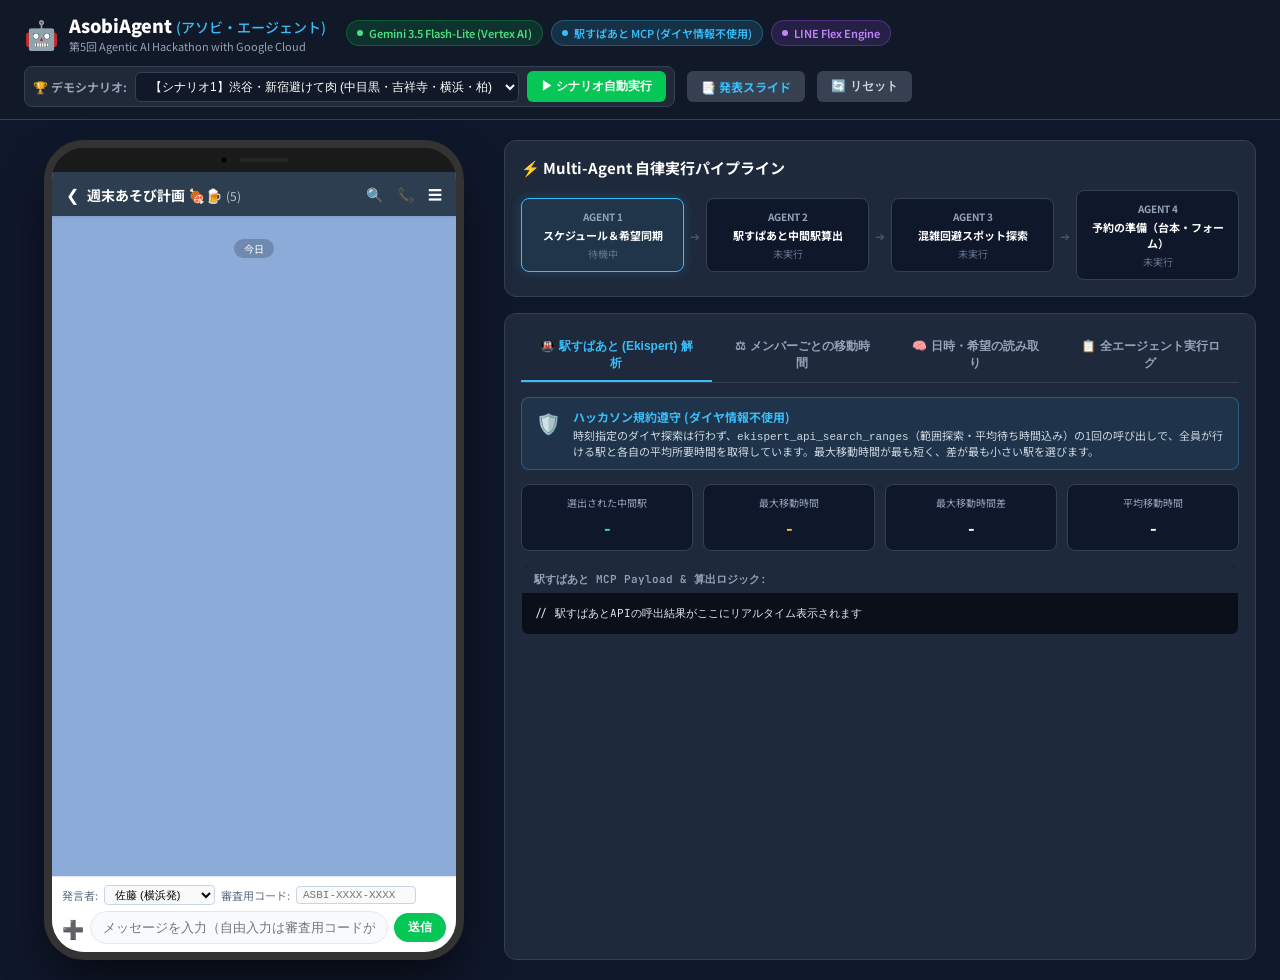
<file: static/index.html>
<!DOCTYPE html>
<html lang="ja">
<head>
  <meta charset="UTF-8">
  <meta name="viewport" content="width=device-width, initial-scale=1.0">
  <title>AsobiAgent (アソビ・エージェント) — Hackathon Demo</title>
  <link rel="stylesheet" href="/static/style.css">
  <link rel="preconnect" href="https://fonts.googleapis.com">
  <link rel="preconnect" href="https://fonts.gstatic.com" crossorigin>
  <link href="https://fonts.googleapis.com/css2?family=Noto+Sans+JP:wght@400;500;700;900&family=JetBrains+Mono:wght@400;600&display=swap" rel="stylesheet">
</head>
<body>
  <!-- Header Bar -->
  <header class="app-header">
    <div class="header-left">
      <div class="brand-logo">
        <span class="logo-icon">🤖</span>
        <div>
          <h1 class="logo-title">AsobiAgent <span>(アソビ・エージェント)</span></h1>
          <p class="logo-subtitle">第5回 Agentic AI Hackathon with Google Cloud</p>
        </div>
      </div>
      <div class="system-status-pills">
        <span class="pill pill-green"><span class="dot"></span> Gemini 3.5 Flash-Lite (Vertex AI)</span>
        <span class="pill pill-blue"><span class="dot"></span> 駅すぱあと MCP (ダイヤ情報不使用)</span>
        <span class="pill pill-purple"><span class="dot"></span> LINE Flex Engine</span>
      </div>
    </div>
    <div class="header-right">
      <div class="scenario-selector">
        <label for="scenarioSelect">🏆 デモシナリオ:</label>
        <select id="scenarioSelect">
          <option value="tokyo_meat_4">【シナリオ1】渋谷・新宿避けて肉 (中目黒・吉祥寺・横浜・柏)</option>
          <option value="cafe_girls_3">【シナリオ2】休日ゆったりカフェ (三軒茶屋・北千住・恵比寿)</option>
          <option value="craft_beer_3">【シナリオ3】金曜クラフトビール (大宮・品川・立川)</option>
        </select>
        <button id="runScenarioBtn" class="btn btn-primary">▶ シナリオ自動実行</button>
      </div>
      <a href="/presentation_ja.html" target="_blank" class="btn btn-secondary" style="text-decoration: none; color: #38BDF8; border-color: rgba(56, 189, 248, 0.4);">📑 発表スライド</a>
      <button id="resetBtn" class="btn btn-secondary">🔄 リセット</button>
    </div>
  </header>


  <!-- Main Container -->
  <main class="main-container">
    <!-- Left Column: LINE Group Chat Mockup -->
    <section class="phone-mockup-section">
      <div class="phone-device">
        <!-- Phone Speaker & Camera Notch -->
        <div class="phone-notch">
          <div class="camera-lens"></div>
          <div class="speaker-bar"></div>
        </div>

        <!-- LINE Chat Interface -->
        <div class="line-app">
          <!-- LINE Header -->
          <div class="line-header">
            <div class="line-header-left">
              <span class="back-chevron">❮</span>
              <div class="chat-info">
                <span class="chat-name">週末あそび計画 🍖🍺</span>
                <span class="chat-members-count">(5)</span>
              </div>
            </div>
            <div class="line-header-icons">
              <span>🔍</span>
              <span>📞</span>
              <span>☰</span>
            </div>
          </div>

          <!-- LINE Message History Area -->
          <div class="line-chat-body" id="chatBody">
            <div class="chat-date-separator"><span>今日</span></div>
            <!-- Dynamic Messages will be injected here -->
          </div>

          <!-- LINE Input Bar -->
          <div class="line-input-bar">
            <div class="sender-selector-wrapper">
              <label for="senderSelect">発言者:</label>
              <select id="senderSelect">
                <option value="佐藤">佐藤 (横浜発)</option>
                <option value="鈴木">鈴木 (吉祥寺発)</option>
                <option value="田中">田中 (中目黒発)</option>
                <option value="高橋">高橋 (柏発)</option>
              </select>
              <label for="accessCode">審査用コード:</label>
              <input type="text" id="accessCode" placeholder="ASBI-XXXX-XXXX" autocomplete="off" spellcheck="false" />
            </div>
            <div class="input-row">
              <span class="input-icon">➕</span>
              <input type="text" id="chatInput" placeholder="メッセージを入力（自由入力は審査用コードが必要です）" />
              <button id="sendBtn" class="btn-line-send">送信</button>
            </div>
          </div>
        </div>
      </div>
    </section>

    <!-- Right Column: Multi-Agent Live Inspector & Telemetry -->
    <section class="telemetry-section">
      <!-- Agent Pipeline Progress -->
      <div class="card pipeline-card">
        <h2 class="card-title">⚡ Multi-Agent 自律実行パイプライン</h2>
        <div class="pipeline-steps">
          <div class="step-box active" id="stepAgent1">
            <div class="step-num">Agent 1</div>
            <div class="step-name">スケジュール＆希望同期</div>
            <div class="step-status">待機中</div>
          </div>
          <div class="step-arrow">➔</div>
          <div class="step-box" id="stepAgent2">
            <div class="step-num">Agent 2</div>
            <div class="step-name">駅すぱあと中間駅算出</div>
            <div class="step-status">未実行</div>
          </div>
          <div class="step-arrow">➔</div>
          <div class="step-box" id="stepAgent3">
            <div class="step-num">Agent 3</div>
            <div class="step-name">混雑回避スポット探索</div>
            <div class="step-status">未実行</div>
          </div>
          <div class="step-arrow">➔</div>
          <div class="step-box" id="stepAgent4">
            <div class="step-num">Agent 4</div>
            <div class="step-name">予約の準備（台本・フォーム）</div>
            <div class="step-status">未実行</div>
          </div>
        </div>
      </div>

      <!-- Tabbed Telemetry Views -->
      <div class="card telemetry-card">
        <div class="tab-headers">
          <button class="tab-btn active" data-tab="tabEkispert">🚇 駅すぱあと (Ekispert) 解析</button>
          <button class="tab-btn" data-tab="tabFairness">⚖ メンバーごとの移動時間</button>
          <button class="tab-btn" data-tab="tabLLM">🧠 日時・希望の読み取り</button>
          <button class="tab-btn" data-tab="tabPipeline">📋 全エージェント実行ログ</button>
        </div>

        <div class="tab-contents">
          <!-- Tab 1: Ekispert Details -->
          <div class="tab-pane active" id="tabEkispert">
            <div class="api-compliance-badge">
              <span class="badge-icon">🛡️</span>
              <div>
                <strong>ハッカソン規約遵守 (ダイヤ情報不使用)</strong>
                <p>時刻指定のダイヤ探索は行わず、<code>ekispert_api_search_ranges</code>（範囲探索・平均待ち時間込み）の1回の呼び出しで、全員が行ける駅と各自の平均所要時間を取得しています。最大移動時間が最も短く、差が最も小さい駅を選びます。</p>
              </div>
            </div>

            <div class="metrics-grid">
              <div class="metric-box">
                <span class="metric-label">選出された中間駅</span>
                <span class="metric-value text-green" id="metricHubStation">-</span>
              </div>
              <div class="metric-box">
                <span class="metric-label">最大移動時間</span>
                <span class="metric-value text-gold" id="metricFairnessScore">-</span>
              </div>
              <div class="metric-box">
                <span class="metric-label">最大移動時間差</span>
                <span class="metric-value" id="metricSpread">-</span>
              </div>
              <div class="metric-box">
                <span class="metric-label">平均移動時間</span>
                <span class="metric-value" id="metricAvgTime">-</span>
              </div>
            </div>

            <div class="code-preview-box">
              <div class="code-header">駅すぱあと MCP Payload & 算出ロジック:</div>
              <pre id="ekispertPayloadView">// 駅すぱあとAPIの呼出結果がここにリアルタイム表示されます</pre>
            </div>
          </div>

          <!-- Tab 2: Fairness Metrics -->
          <div class="tab-pane" id="tabFairness">
            <div class="fairness-section">
              <h3>メンバー間 移動時間バランス分析</h3>
              <p class="section-desc">一番遠い人の移動時間をできるだけ短くし、そのうえで全員の差が小さい駅を選んでいます。</p>
              <div class="fairness-bars" id="fairnessBars">
                <p class="empty-hint">中間駅が算出されるとグラフが表示されます</p>
              </div>
            </div>
          </div>

          <!-- Tab 3: LLM reading (Gemini on Vertex AI) -->
          <div class="tab-pane" id="tabLLM">
            <div class="llm-info-bar">
              <span><strong>シナリオ再生:</strong> ルールベース（LLMを使いません）</span>
              <span><strong>自由入力・LINE版:</strong> Vertex AI の Gemini（落ちたら GMI Cloud、それも無理ならルールに切り替え）</span>
            </div>
            <div class="code-preview-box">
              <div class="code-header">日時・希望の読み取り結果 (Agent 1):</div>
              <pre id="llmPayloadView">// 読み取った日時・希望がここに表示されます</pre>
            </div>
          </div>

          <!-- Tab 4: Pipeline Logs -->
          <div class="tab-pane" id="tabPipeline">
            <div class="agent-log-stream" id="agentLogStream">
              <div class="log-entry">システム初期化完了。メッセージの入力を待機中...</div>
            </div>
          </div>
        </div>
      </div>
    </section>
  </main>

  <!-- 予約の準備 (Agent 4): call script and links. The bot never places calls itself. -->
  <div class="modal-overlay" id="voiceCallModal">
    <div class="modal-card phone-call-card">
      <div class="call-header">
        <div class="calling-indicator"><span class="live-tag">予約の準備</span></div>
        <h2 class="venue-call-title" id="callVenueTitle">-</h2>
        <p class="venue-call-phone" id="callVenuePhone"></p>
      </div>
      <div class="call-dialogue-box" id="callDialogueBox"></div>
      <div class="call-footer">
        <div class="call-audio-toggle">
          <label><input type="checkbox" id="enableTtsAudio"> 🔊 台本を読み上げる (Web Speech)</label>
        </div>
        <button class="btn btn-secondary" id="closeCallModalBtn">閉じる</button>
      </div>
    </div>
  </div>

  <script src="/static/app.js"></script>
</body>
</html>
</file>
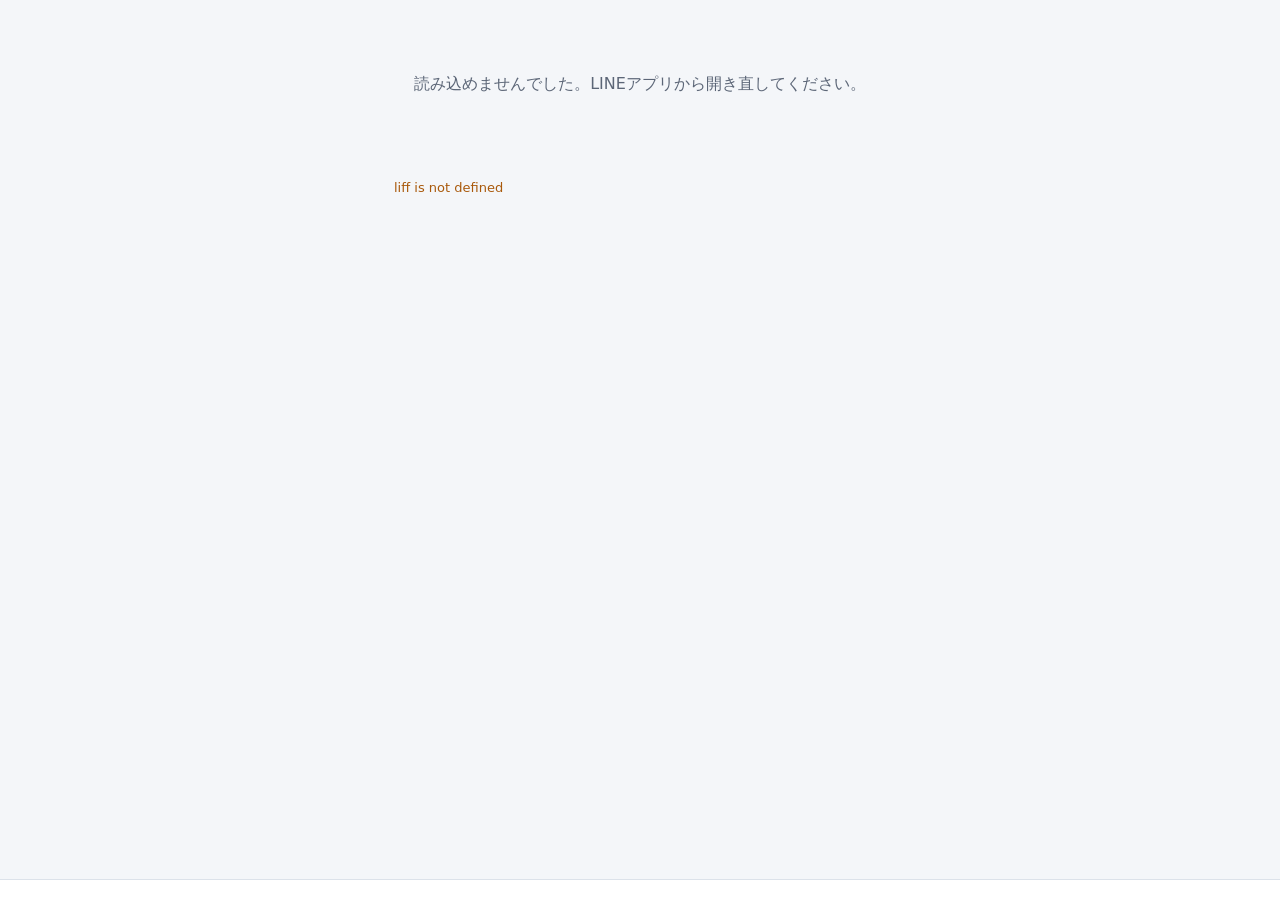
<file: static/liff/index.html>
<!doctype html>
<html lang="ja">
<head>
<meta charset="utf-8">
<meta name="viewport" content="width=device-width, initial-scale=1, viewport-fit=cover">
<title>AsobiAgent</title>
<style>
:root{--bg:#F4F6F9;--card:#FFFFFF;--ink:#1A2130;--muted:#5C6677;--line:#DCE2EA;--green:#06C755;--green-soft:#E3F6EA;--green-ink:#1E7A45;
  --blue:#2D58A6;--blue-soft:#E3EAF7;--warn:#A9590B;--warn-soft:#FBEAD6;--gone:#EEF1F5}
@media (prefers-color-scheme: dark){:root{--bg:#11151B;--card:#1A2029;--ink:#E5E9F0;--muted:#9AA4B4;--line:#2B3340;--green-soft:#13291E;
  --green-ink:#6CC79A;--blue:#86A8E8;--blue-soft:#1F2A40;--warn:#F0A34A;--warn-soft:#33240F;--gone:#222935}}
*{box-sizing:border-box}
body{margin:0;background:var(--bg);color:var(--ink);font-family:"Hiragino Sans","Noto Sans JP",system-ui,sans-serif;line-height:1.55;
  padding:env(safe-area-inset-top) 0 env(safe-area-inset-bottom)}
main{max-width:520px;margin:0 auto;padding:16px 14px 110px;display:flex;flex-direction:column;gap:12px}
h1{font-size:19px;margin:0}
.sub{color:var(--muted);font-size:13px;margin:0}
.tag{font-family:ui-monospace,Menlo,monospace;font-size:11px;color:var(--blue);letter-spacing:.04em}
.grid{display:grid;grid-template-columns:repeat(3,minmax(0,1fr));gap:8px}
.tile{position:relative;border:1.5px solid var(--line);border-radius:14px;padding:12px 4px 10px;text-align:center;font-size:13px;
  background:var(--card);cursor:pointer;user-select:none;-webkit-tap-highlight-color:transparent;min-height:84px}
.tile .em{display:block;font-size:24px;line-height:1.2;margin-bottom:3px}
.tile .from{display:block;font-size:10px;color:var(--muted)}
.tile.on{border-color:var(--green);background:var(--green-soft)}
.tile.on::after{content:"♡";position:absolute;top:5px;left:8px;font-size:12px;font-weight:700;color:var(--green-ink)}
.tile.off{background:var(--gone);color:var(--muted);text-decoration:line-through;border-style:dashed}
.x{position:absolute;top:4px;right:4px;width:24px;height:24px;border-radius:50%;border:1px solid var(--line);background:var(--card);
  color:var(--muted);font-size:12px;display:grid;place-items:center;cursor:pointer}
.tile.off .x{border-color:var(--warn);color:var(--warn)}
.bar{position:fixed;left:0;right:0;bottom:0;background:var(--card);border-top:1px solid var(--line);
  padding:10px 14px calc(10px + env(safe-area-inset-bottom));display:flex;gap:8px;justify-content:center}
.bar .in{max-width:520px;width:100%;display:flex;gap:8px}
button{font:inherit}
.btn{flex:1;border:0;border-radius:12px;padding:13px 10px;font-weight:700;font-size:14px;background:var(--green);color:#fff;cursor:pointer}
.btn.sec{background:transparent;color:var(--blue);border:1px solid var(--line)}
.btn.danger{background:transparent;color:var(--warn);border:1px solid var(--warn)}
.btn:disabled{opacity:.45}
.card{background:var(--card);border:1px solid var(--line);border-radius:14px;padding:14px}
.list{display:flex;flex-direction:column;border:1px solid var(--line);border-radius:12px;overflow:hidden;background:var(--card)}
.list button{display:flex;justify-content:space-between;border:0;border-top:1px solid var(--line);background:transparent;color:var(--ink);
  padding:12px 14px;font-size:14px;text-align:left;cursor:pointer}
.list button:first-child{border-top:0}
.list button.sel{background:var(--blue-soft);color:var(--blue);font-weight:700}
.list .d{color:var(--muted);font-size:12px}
input[type=search],input[type=time]{width:100%;font:inherit;padding:11px 12px;border:1px solid var(--line);border-radius:10px;background:var(--card);color:var(--ink)}
.rows{display:grid;grid-template-columns:auto 1fr;gap:6px 14px;font-size:14px}
.rows .k{color:var(--muted)}
.chips{display:flex;flex-wrap:wrap;gap:8px}
.chip{border:1.5px solid var(--line);border-radius:999px;padding:6px 14px;font-size:13px;background:var(--card);color:var(--ink);cursor:pointer}
.chip.sel{border-color:var(--blue);background:var(--blue-soft);color:var(--blue);font-weight:700}
.month{background:var(--card);border:1px solid var(--line);border-radius:14px;padding:12px}
.month h2{font-size:15px;margin:0 0 8px}
.cal{display:grid;grid-template-columns:repeat(7,minmax(0,1fr));gap:4px;text-align:center;font-size:14px}
.cal .dow{font-size:11px;color:var(--muted)}
.cal button{border:0;background:transparent;color:var(--ink);padding:9px 0;border-radius:10px;font-size:14px;cursor:pointer}
.cal button:disabled{color:var(--line);cursor:default}
.cal button.sel{background:var(--blue);color:#fff;font-weight:700}
.cal .sun{color:var(--warn)}
.table{overflow-x:auto;border:1px solid var(--line);border-radius:12px;background:var(--card)}
table{border-collapse:collapse;width:100%;font-size:13px}
th,td{border-bottom:1px solid var(--line);padding:8px 6px;text-align:center;white-space:nowrap}
th:first-child,td:first-child{text-align:left;padding-left:10px}
thead th{font-weight:600;font-size:11px;color:var(--muted)}
tr.best td{background:var(--green-soft)}
.o{color:var(--green-ink);font-weight:700}.t{color:var(--warn);font-weight:700}.x2{color:var(--muted)}
.mine{display:flex;flex-direction:column;gap:8px}
.mrow{display:flex;justify-content:space-between;align-items:center;gap:10px;font-size:14px}
.seg{display:inline-flex;border:1px solid var(--line);border-radius:10px;overflow:hidden}
.seg button{border:0;background:var(--card);color:var(--muted);padding:7px 14px;font-weight:700;font-size:15px;cursor:pointer}
.seg button + button{border-left:1px solid var(--line)}
.seg button.on-o{background:var(--green-soft);color:var(--green-ink)}
.seg button.on-t{background:var(--warn-soft);color:var(--warn)}
.seg button.on-x{background:var(--gone);color:var(--ink)}
.toast{position:fixed;left:50%;top:16px;transform:translateX(-50%);background:var(--ink);color:var(--bg);padding:9px 16px;border-radius:999px;
  font-size:13px;z-index:10}
.center{text-align:center;color:var(--muted);padding:40px 0}
.err{color:var(--warn);font-size:13px}
</style>
<script src="https://static.line-scdn.net/liff/edge/2/sdk.js"></script>
</head>
<body>
<main id="app"><p class="center">読み込み中…</p></main>
<div class="bar" id="bar" hidden><div class="in" id="barIn"></div></div>
<script>
const LIFF_ID = "__LIFF_ID__";
const $app = document.getElementById("app");
const $bar = document.getElementById("bar"), $barIn = document.getElementById("barIn");
let idToken = "";

function h(tag, attrs = {}, ...kids) {
  const el = document.createElement(tag);
  for (const [k, v] of Object.entries(attrs)) {
    if (k === "class") el.className = v;
    else if (k.startsWith("on")) el.addEventListener(k.slice(2), v);
    else if (v === true) el.setAttribute(k, "");
    else if (v !== false && v != null) el.setAttribute(k, v);
  }
  for (const kid of kids.flat()) if (kid != null) el.append(kid.nodeType ? kid : document.createTextNode(String(kid)));
  return el;
}
function render(...nodes) { $app.replaceChildren(...nodes); window.scrollTo(0, 0); }
function bar(...buttons) { $bar.hidden = !buttons.length; $barIn.replaceChildren(...buttons); }
function toast(text) { const t = h("div", {class: "toast"}, text); document.body.append(t); setTimeout(() => t.remove(), 2200); }
async function api(path, opts = {}) {
  const res = await fetch(path, {...opts, headers: {"Content-Type": "application/json", "Authorization": "Bearer " + idToken, ...(opts.headers || {})}});
  const data = await res.json().catch(() => ({}));
  if (!res.ok) throw new Error(data.detail || "うまくいきませんでした");
  return data;
}
async function say(text) {
  try {
    if (liff.isInClient() && liff.getContext() && ["group", "room", "utou"].includes(liff.getContext().type)) {
      await liff.sendMessages([{type: "text", text}]);
      return true;
    }
  } catch (e) { console.warn(e); }
  return false;
}
function param(name) { return new URLSearchParams(location.search).get(name) || ""; }

// ---------- profile ----------
const P = {tax: null, likes: new Set(), dislikes: new Set(), station: null, round: 1, page: 0};

async function profile() {
  const [tax, prof] = await Promise.all([api("/api/liff/taxonomy"), api("/api/liff/profile")]);
  P.tax = tax; P.likes = new Set(prof.likes); P.dislikes = new Set(prof.dislikes); P.station = prof.station;
  prof.exists ? summary() : round1();
}
function tile(item, from) {
  const id = item.id;
  const el = h("div", {class: "tile" + (P.likes.has(id) ? " on" : "") + (P.dislikes.has(id) ? " off" : ""), role: "button"},
    h("span", {class: "em"}, item.emoji), item.label, from ? h("span", {class: "from"}, from) : null);
  const x = h("span", {class: "x", "aria-label": item.label + "をなしにする"}, "✕");
  x.addEventListener("click", e => { e.stopPropagation(); if (P.dislikes.has(id)) P.dislikes.delete(id); else { P.dislikes.add(id); P.likes.delete(id); } redraw(); });
  el.addEventListener("click", () => { if (P.dislikes.has(id)) P.dislikes.delete(id); else if (P.likes.has(id)) P.likes.delete(id); else P.likes.add(id); redraw(); });
  el.append(x);
  return el;
}
function redraw() { P.round === 1 ? round1() : roundN(); }
function counts(ids) { const l = ids.filter(i => P.likes.has(i)).length, d = ids.filter(i => P.dislikes.has(i)).length; return `♡ ${l} ・ なし ${d} ・ 残り ${ids.length - d}`; }
function round1() {
  P.round = 1;
  const kinds = P.tax.kinds;
  render(h("span", {class: "tag"}, "ROUND 1"), h("h1", {}, "好きなお店をえらぶ"),
    h("p", {class: "sub"}, "タップで♡、✕で「なし」。えらばなかったものは「どちらでも」になります。"),
    h("div", {class: "grid"}, kinds.map(k => tile(k))), h("p", {class: "sub"}, counts(kinds.map(k => k.id))));
  bar(h("button", {class: "btn sec", onclick: stationStep}, "ここで次へ"), h("button", {class: "btn", onclick: () => { P.page = 0; roundN(); }}, "残りからもっと見る"));
}
function subPool() {
  const kept = P.tax.kinds.filter(k => !P.dislikes.has(k.id));
  kept.sort((a, b) => (P.likes.has(b.id) ? 1 : 0) - (P.likes.has(a.id) ? 1 : 0));
  return kept.flatMap(k => k.subs.map(s => ({...s, from: k.label})));
}
function roundN() {
  P.round = 2;
  const pool = subPool(), size = 9, pages = Math.max(1, Math.ceil(pool.length / size));
  P.page = Math.min(P.page, pages - 1);
  const items = pool.slice(P.page * size, P.page * size + size);
  render(h("span", {class: "tag"}, `ROUND ${P.page + 2} · 残ったお店から`), h("h1", {}, "もう少しくわしく"),
    h("p", {class: "sub"}, "♡をつけたお店から先に出しています。"),
    h("div", {class: "grid"}, items.map(s => tile(s, s.from))), h("p", {class: "sub"}, counts(items.map(s => s.id))));
  const more = P.page + 1 < pages;
  bar(h("button", {class: "btn sec", onclick: () => { if (P.page > 0) { P.page--; roundN(); } else round1(); }}, "戻る"),
      more ? h("button", {class: "btn sec", onclick: () => { P.page++; roundN(); }}, "もっと見る") : null,
      h("button", {class: "btn", onclick: stationStep}, "次へ（出発駅）"));
}
function stationStep() {
  let results = [], picked = P.station, err = "", timer = null;
  const list = h("div", {class: "list"}), errEl = h("p", {class: "err"});
  const draw = () => {
    list.replaceChildren(...results.map(s => h("button", {class: picked && picked.code === s.code ? "sel" : "", onclick: () => { picked = s; draw(); }},
      h("span", {}, s.name), h("span", {class: "d"}, s.distance_m != null ? `${Math.max(1, Math.round(s.distance_m / 80))}分` : (s.pref || "")))));
    list.hidden = !results.length; errEl.textContent = err;
    save.disabled = !picked;
  };
  const here = h("button", {class: "btn sec", onclick: () => {
    if (!navigator.geolocation) { err = "この端末では位置情報が使えません。駅名で検索してください。"; return draw(); }
    here.disabled = true; here.textContent = "さがしています…";
    navigator.geolocation.getCurrentPosition(async pos => {
      try { results = (await api("/api/liff/stations/near", {method: "POST", body: JSON.stringify({lat: pos.coords.latitude, lng: pos.coords.longitude})})).stations; picked = results[0] || picked; err = ""; }
      catch (e) { err = e.message; }
      here.disabled = false; here.textContent = "📍 現在地から探す"; draw();
    }, () => { err = "位置情報を使えませんでした。駅名で検索してください。"; here.disabled = false; here.textContent = "📍 現在地から探す"; draw(); },
    {enableHighAccuracy: false, timeout: 10000, maximumAge: 600000});
  }}, "📍 現在地から探す");
  const q = h("input", {type: "search", placeholder: "駅名で検索（例：中目黒）", enterkeyhint: "search"});
  q.addEventListener("input", () => { clearTimeout(timer); timer = setTimeout(async () => {
    if (!q.value.trim()) return;
    try { results = (await api("/api/liff/stations?q=" + encodeURIComponent(q.value.trim()))).stations; err = results.length ? "" : "見つかりませんでした。"; }
    catch (e) { err = e.message; }
    draw(); }, 350); });
  const save = h("button", {class: "btn", onclick: async () => {
    save.disabled = true;
    try { const r = await api("/api/liff/profile", {method: "PUT", body: JSON.stringify({likes: [...P.likes], dislikes: [...P.dislikes], station_code: picked && picked.code})});
          P.station = r.station; toast("保存しました"); summary(); }
    catch (e) { err = e.message; save.disabled = false; draw(); }
  }}, "保存する");
  results = picked ? [picked] : [];
  render(h("h1", {}, "いつもの出発駅"), here, list, h("p", {class: "sub"}, "または駅名で検索"), q,
    h("p", {class: "sub"}, "位置情報は駅を探すためだけに使い、保存しません。"), errEl);
  bar(h("button", {class: "btn sec", onclick: redraw}, "戻る"), save);
  draw();
}
function labelOf(id) {
  for (const k of P.tax.kinds) { if (k.id === id) return k.label; for (const s of k.subs) if (s.id === id) return s.label; }
  return id;
}
function summary() {
  const likes = [...P.likes].map(labelOf).join("・") || "—", dis = [...P.dislikes].map(labelOf).join("・") || "—";
  let confirmDelete = false;
  const del = h("button", {class: "btn danger", onclick: async () => {
    if (!confirmDelete) { confirmDelete = true; del.textContent = "もう一度押すと削除します"; return; }
    await api("/api/liff/profile", {method: "DELETE"}); P.likes.clear(); P.dislikes.clear(); P.station = null; toast("削除しました"); round1();
  }}, "プロフィールを削除");
  render(h("h1", {}, "プロフィール ✅"),
    h("div", {class: "card rows"}, h("span", {class: "k"}, "好き"), h("span", {}, likes), h("span", {class: "k"}, "なし"), h("span", {}, dis),
      h("span", {class: "k"}, "出発駅"), h("span", {}, P.station ? P.station.name : "未設定")),
    h("p", {class: "sub"}, "グループでAsobiAgentを呼ぶと、この内容が自動で使われます。今回だけ変えたいときは、グループで「今日は品川から」「和食がいい」のように送ってください。"),
    del);
  bar(h("button", {class: "btn sec", onclick: round1}, "編集する"), h("button", {class: "btn", onclick: () => liff.closeWindow()}, "閉じる"));
}

// ---------- calendar (organizer picks candidate dates) ----------
async function calendar() {
  const t = param("t");
  let poll;
  try { poll = await api("/api/liff/poll?t=" + encodeURIComponent(t)); } catch (e) { return render(h("p", {class: "center"}, e.message)); }
  if (poll.status === "open") return pollView(poll);
  if (!poll.is_organizer) return render(h("p", {class: "center"}, `候補日は幹事（${poll.organizer_name}さん）がえらびます。`));
  const chosen = new Set(), today = new Date(); today.setHours(0, 0, 0, 0);
  let slot = "lunch";
  const iso = d => `${d.getFullYear()}-${String(d.getMonth() + 1).padStart(2, "0")}-${String(d.getDate()).padStart(2, "0")}`;
  const months = [0, 1, 2].map(i => new Date(today.getFullYear(), today.getMonth() + i, 1));
  const timeIn = h("input", {type: "time", value: "19:00", hidden: true});
  const go = h("button", {class: "btn", disabled: true}, "候補日をえらんでください");
  const draw = () => {
    render(h("h1", {}, "候補日をえらぶ"), h("p", {class: "sub"}, "タップで選択。何日でもえらべます。"),
      ...months.map(m => {
        const days = new Date(m.getFullYear(), m.getMonth() + 1, 0).getDate(), lead = m.getDay();
        return h("div", {class: "month"}, h("h2", {}, `${m.getFullYear()}年${m.getMonth() + 1}月`),
          h("div", {class: "cal"}, ..."日月火水木金土".split("").map((d, i) => h("span", {class: "dow" + (i === 0 ? " sun" : "")}, d)),
            ...Array.from({length: lead}, () => h("span")),
            ...Array.from({length: days}, (_, i) => { const d = new Date(m.getFullYear(), m.getMonth(), i + 1), k = iso(d);
              return h("button", {class: (chosen.has(k) ? "sel" : "") + (d.getDay() === 0 ? " sun" : ""), disabled: d < today,
                onclick: () => { chosen.has(k) ? chosen.delete(k) : chosen.add(k); draw(); }}, i + 1); })));
      }),
      h("p", {class: "sub"}, "時間帯"),
      h("div", {class: "chips"}, [["lunch", "ランチ"], ["dinner", "夜"], ["time", "時間を指定"]].map(([v, l]) =>
        h("button", {class: "chip" + ((slot === v) ? " sel" : ""), onclick: () => { slot = v; timeIn.hidden = v !== "time"; draw(); }}, l))),
      timeIn);
    go.disabled = !chosen.size;
    go.textContent = chosen.size ? `この${chosen.size}日で日程調整を作る` : "候補日をえらんでください";
  };
  go.addEventListener("click", async () => {
    go.disabled = true;
    try {
      const r = await api("/api/liff/poll/dates", {method: "POST", body: JSON.stringify({t, dates: [...chosen], slot: slot === "time" ? timeIn.value : slot})});
      const posted = await say(`日程調整を作りました（${r.count}日）`);
      render(h("h1", {}, "日程調整を作りました ✅"), h("p", {class: "sub"}, posted ? "グループに○△×の表が届きます。" :
        "グループのトークに戻って「@AsobiAgent 日程」と送ると、○△×の表が届きます。"));
      bar(h("button", {class: "btn", onclick: () => liff.closeWindow()}, "閉じる"));
      if (posted) setTimeout(() => liff.closeWindow(), 1500);
    } catch (e) { toast(e.message); go.disabled = false; }
  });
  bar(go);
  draw();
}

// ---------- poll (everyone answers ○△×) ----------
async function poll() {
  const t = param("t");
  try { pollView(await api("/api/liff/poll?t=" + encodeURIComponent(t))); } catch (e) { render(h("p", {class: "center"}, e.message)); }
}
function pollView(p) {
  const t = param("t"), marks = {...p.mine};
  const sym = {o: "○", t: "△", x: "×"};
  const draw = () => {
    const head = h("tr", {}, h("th", {}, "日付"), ...p.people.map(x => h("th", {}, x.me ? "あなた" : x.name)));
    const body = p.dates.map(d => {
      const cells = p.people.map(x => { const m = x.marks[d.iso]; return h("td", {class: m === "o" ? "o" : m === "t" ? "t" : "x2"}, m ? sym[m] : "–"); });
      return h("tr", {class: p.best === d.iso ? "best" : ""}, h("td", {}, d.label), ...cells);
    });
    const mine = p.status === "open" ? h("div", {class: "card mine"}, h("strong", {}, "あなたの回答"), ...p.dates.map(d =>
      h("div", {class: "mrow"}, h("span", {}, d.label), h("span", {class: "seg"}, ...["o", "t", "x"].map(k =>
        h("button", {class: marks[d.iso] === k ? "on-" + k : "", onclick: () => { marks[d.iso] = k; draw(); }}, sym[k])))))) : null;
    render(h("h1", {}, "日程調整"), h("p", {class: "sub"}, `時間帯：${p.slot_label}　${p.status === "open" ? "○ 行ける ・ △ たぶん ・ × むり" : "締め切りました"}`),
      h("div", {class: "table"}, h("table", {}, h("thead", {}, head), h("tbody", {}, ...body))), mine);
    const saved = Object.keys(p.mine).length > 0 && p.dates.every(d => marks[d.iso] === p.mine[d.iso]);
    if (p.status === "open" && !saved) {
      const answered = p.dates.every(d => marks[d.iso]);
      const label = Object.keys(p.mine).length ? "回答を更新する" : "回答する";
      const send = h("button", {class: "btn", disabled: !answered}, answered ? label : "全部の日に○△×をつけてください");
      send.addEventListener("click", async () => {
        send.disabled = true;
        try { const r = await api("/api/liff/poll/answer", {method: "POST", body: JSON.stringify({t, marks})});
              if (r.first) await say("日程に回答しました ✅");
              p = r.poll; toast("回答しました"); draw(); }
        catch (e) { toast(e.message); send.disabled = false; }
      });
      bar(h("button", {class: "btn sec", onclick: () => liff.closeWindow()}, "閉じる"), send);
    } else bar(h("button", {class: "btn", onclick: () => liff.closeWindow()}, "閉じる"));
  };
  draw();
}

// ---------- boot ----------
(async () => {
  try {
    await liff.init({liffId: LIFF_ID});
    if (!liff.isLoggedIn()) { liff.login({redirectUri: location.href}); return; }
    idToken = liff.getIDToken();
    const path = location.pathname.replace(/\/+$/, "");
    if (path.endsWith("/calendar")) await calendar();
    else if (path.endsWith("/poll")) await poll();
    else await profile();
  } catch (e) {
    console.error(e);
    render(h("p", {class: "center"}, "読み込めませんでした。LINEアプリから開き直してください。"), h("p", {class: "err"}, String(e.message || e)));
  }
})();
</script>
</body>
</html>
</file>
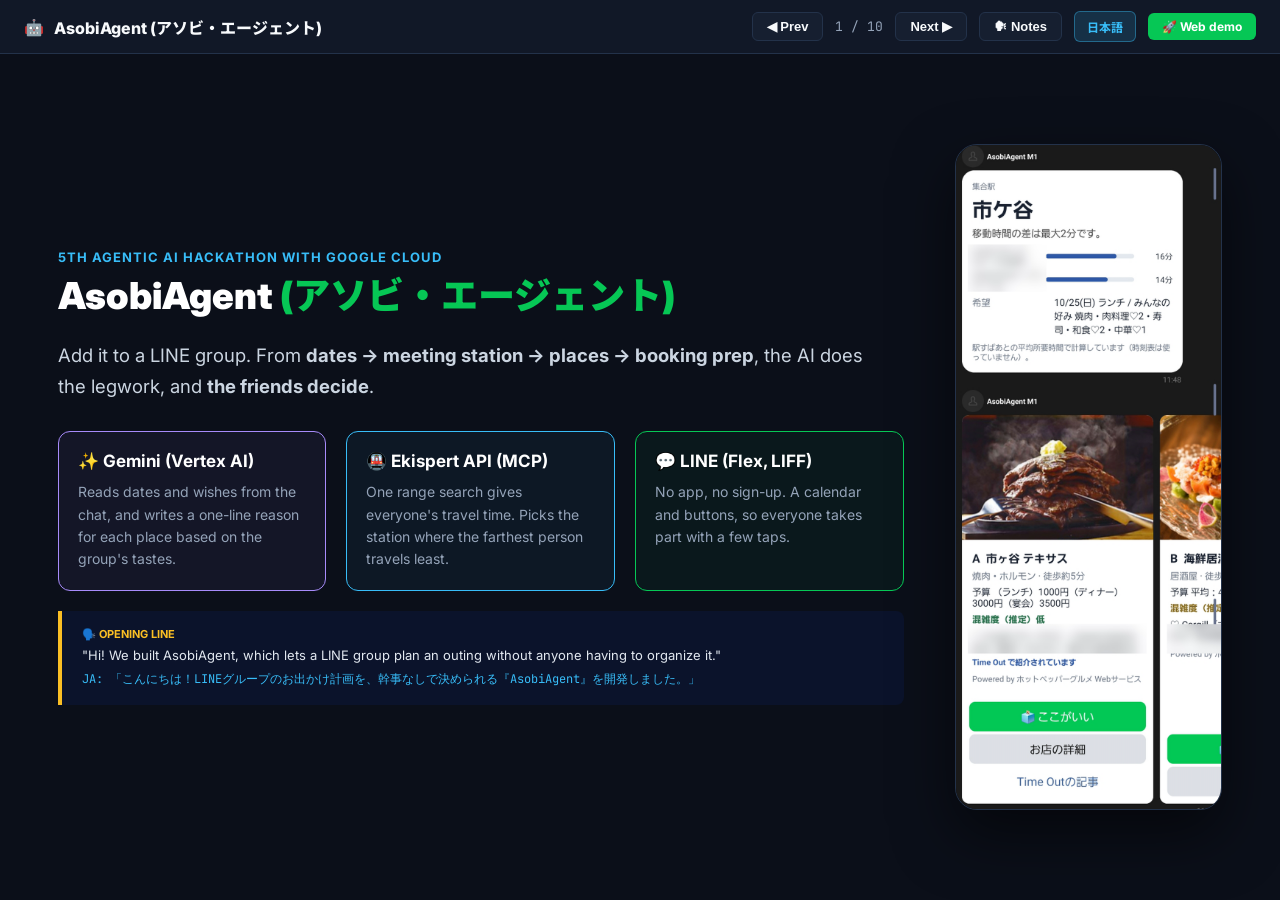
<file: presentation_en.html>
<!DOCTYPE html>
<html lang="en">
<head>
  <meta charset="UTF-8">
  <meta name="viewport" content="width=device-width, initial-scale=1.0">
  <title>AsobiAgent — Pitch deck (5th Agentic AI Hackathon)</title>
  <link rel="preconnect" href="https://fonts.googleapis.com">
  <link rel="preconnect" href="https://fonts.gstatic.com" crossorigin>
  <link href="https://fonts.googleapis.com/css2?family=Inter:wght@400;600;700;900&family=Noto+Sans+JP:wght@400;600;800;900&family=JetBrains+Mono:wght@500;700&display=swap" rel="stylesheet">
  <style>
    :root {
      --bg: #0B0F19;
      --card-bg: #161F30;
      --card-border: #23324A;
      --accent-green: #06C755;
      --accent-blue: #38BDF8;
      --accent-gold: #FBBF24;
      --accent-red: #F87171;
      --accent-purple: #A78BFA;
      --text-main: #F8FAFC;
      --text-sub: #94A3B8;
    }
    * { box-sizing: border-box; margin: 0; padding: 0; }
    body {
      font-family: 'Inter', 'Noto Sans JP', sans-serif;
      background: var(--bg);
      color: var(--text-main);
      height: 100vh;
      overflow: hidden;
      display: flex;
      flex-direction: column;
    }
    /* Top Bar */
    .slide-navbar {
      height: 54px;
      background: #111827;
      border-bottom: 1px solid var(--card-border);
      display: flex;
      justify-content: space-between;
      align-items: center;
      padding: 0 24px;
      z-index: 100;
    }
    .nav-brand {
      display: flex;
      align-items: center;
      gap: 10px;
      font-weight: 800;
      font-size: 16px;
    }
    .nav-brand span { color: var(--accent-green); }
    .nav-controls {
      display: flex;
      align-items: center;
      gap: 12px;
    }
    .btn-nav {
      background: var(--card-bg);
      border: 1px solid var(--card-border);
      color: var(--text-main);
      padding: 6px 14px;
      border-radius: 6px;
      font-size: 13px;
      font-weight: bold;
      cursor: pointer;
      transition: all 0.15s;
    }
    .btn-nav:hover { background: #1F293D; border-color: var(--accent-blue); }
    .slide-indicator {
      font-family: 'JetBrains Mono', monospace;
      font-size: 13px;
      color: var(--text-sub);
    }
    .btn-lang {
      background: rgba(56, 189, 248, 0.15);
      border: 1px solid rgba(56, 189, 248, 0.4);
      color: var(--accent-blue);
      text-decoration: none;
      padding: 6px 12px;
      border-radius: 6px;
      font-size: 12px;
      font-weight: bold;
    }
    .btn-demo {
      background: var(--accent-green);
      color: #FFF;
      text-decoration: none;
      padding: 6px 14px;
      border-radius: 6px;
      font-size: 12px;
      font-weight: bold;
    }

    /* Slide Deck Viewport */
    .deck-viewport {
      flex: 1;
      position: relative;
      overflow: hidden;
    }
    .slide {
      position: absolute;
      top: 0; left: 0; width: 100%; height: 100%;
      padding: 40px 60px;
      display: none;
      flex-direction: column;
      justify-content: center;
      opacity: 0;
      transition: opacity 0.25s ease-in-out;
    }
    .slide.active {
      display: flex;
      opacity: 1;
    }

    /* Typography & Components */
    .slide-category {
      color: var(--accent-blue);
      font-size: 14px;
      font-weight: 700;
      text-transform: uppercase;
      letter-spacing: 1px;
      margin-bottom: 8px;
    }
    .slide-title {
      font-size: 38px;
      font-weight: 900;
      line-height: 1.25;
      margin-bottom: 24px;
      color: #FFFFFF;
    }
    .slide-title span { color: var(--accent-green); }
    .slide-content {
      font-size: 16px;
      line-height: 1.7;
      color: #CBD5E1;
    }

    /* Grid Layouts */
    .grid-2 {
      display: grid;
      grid-template-columns: 1fr 1fr;
      gap: 24px;
      margin-top: 10px;
    }
    .grid-3 {
      display: grid;
      grid-template-columns: repeat(3, 1fr);
      gap: 20px;
      margin-top: 10px;
    }
    .grid-4 {
      display: grid;
      grid-template-columns: repeat(4, 1fr);
      gap: 16px;
      margin-top: 15px;
    }
    .card {
      background: var(--card-bg);
      border: 1px solid var(--card-border);
      border-radius: 12px;
      padding: 24px;
      position: relative;
    }
    .card h3 {
      font-size: 18px;
      color: #FFF;
      margin-bottom: 10px;
      display: flex;
      align-items: center;
      gap: 8px;
    }
    .card p {
      font-size: 14px;
      color: var(--text-sub);
      line-height: 1.6;
    }
    .card-highlight {
      border-color: var(--accent-blue);
      background: rgba(56, 189, 248, 0.05);
    }
    .card-green {
      border-color: var(--accent-green);
      background: rgba(6, 199, 85, 0.05);
    }

    /* Step Pipeline Box */
    .agent-box {
      background: #0F172A;
      border: 1px solid var(--card-border);
      border-radius: 10px;
      padding: 20px;
      text-align: left;
    }
    .agent-box .tag {
      font-size: 11px;
      font-weight: bold;
      color: var(--accent-blue);
      text-transform: uppercase;
      margin-bottom: 6px;
    }
    .agent-box h4 {
      font-size: 16px;
      color: #FFF;
      margin-bottom: 8px;
    }
    .agent-box p {
      font-size: 12px;
      color: var(--text-sub);
      line-height: 1.5;
    }

    /* Bullet Points */
    .feature-list {
      list-style: none;
      display: flex;
      flex-direction: column;
      gap: 12px;
    }
    .feature-list li {
      display: flex;
      align-items: flex-start;
      gap: 12px;
      font-size: 15px;
    }
    .feature-list li strong {
      color: #FFF;
    }
    .icon-bullet {
      font-size: 18px;
      flex-shrink: 0;
    }

    /* Speaker Script Cheat Box */
    .speaker-cheat-box {
      background: #0B132B;
      border-left: 4px solid var(--accent-gold);
      padding: 16px 20px;
      border-radius: 0 8px 8px 0;
      margin-top: 20px;
    }
    .speaker-cheat-box .label {
      font-size: 11px;
      font-weight: bold;
      color: var(--accent-gold);
      text-transform: uppercase;
      margin-bottom: 4px;
    }
    .speaker-cheat-box p {
      font-size: 14px;
      color: #E2E8F0;
      line-height: 1.6;
    }
    .speaker-cheat-box .romaji {
      font-family: 'JetBrains Mono', monospace;
      font-size: 12px;
      color: #38BDF8;
      margin-top: 4px;
    }

    .lead { font-size: 20px; max-width: 920px; margin-bottom: 28px; }
    .card-purple { border-color: var(--accent-purple); background: rgba(167, 139, 250, 0.06); }
    .agent-box .tag.purple { color: var(--accent-purple); }
    .agent-box .tag.green { color: var(--accent-green); }
    .steps { display: grid; grid-template-columns: repeat(6, 1fr); gap: 12px; margin-top: 6px; }
    .step { background: #0F172A; border: 1px solid var(--card-border); border-radius: 12px; padding: 16px; }
    .step h4 { font-size: 16px; color: #FFF; margin: 10px 0 6px; }
    .step p { font-size: 13px; color: var(--text-sub); line-height: 1.55; }
    .who { display: inline-block; font-size: 11px; font-weight: 800; padding: 2px 10px; border-radius: 999px; }
    .who.ai { background: rgba(167, 139, 250, 0.18); color: var(--accent-purple); }
    .who.human { background: rgba(6, 199, 85, 0.18); color: var(--accent-green); }
    .who.both { background: rgba(251, 191, 36, 0.18); color: var(--accent-gold); }
    .note { margin-top: 16px; font-size: 14px; }
    .mini { background: #0F172A; border: 1px dashed var(--card-border); border-radius: 10px; padding: 12px 14px; font-size: 14px; color: #CBD5E1; }
    .mono { background: #0B0F19; padding: 12px; border-radius: 8px; font-family: 'JetBrains Mono', monospace; font-size: 13px; color: #4ADE80; line-height: 1.7; }
    .feature-list li span:last-child { line-height: 1.55; }
    .slide-arch { padding: 20px 40px; }
    .slide-arch .slide-category { margin-bottom: 10px; }
    .slide-arch .arch { width: 100%; max-height: calc(100vh - 54px - 150px); object-fit: contain; border-radius: 12px; border: 1px solid var(--card-border); }
    /* Type grows with the window, so a full-screen recording stays readable. */
    .slide { padding: 32px clamp(40px, 4.5vw, 96px); }
    .slide-category { font-size: clamp(13px, 0.95vw, 18px); }
    .slide-title { font-size: clamp(30px, 2.9vw, 56px); margin-bottom: clamp(18px, 1.6vw, 30px); }
    .lead { font-size: clamp(18px, 1.45vw, 28px); max-width: 64vw; }
    .card { padding: clamp(18px, 1.5vw, 28px); }
    .card h3 { font-size: clamp(17px, 1.3vw, 25px); }
    .card p, .feature-list li { font-size: clamp(14px, 1.05vw, 20px); }
    .agent-box { padding: clamp(16px, 1.3vw, 26px); }
    .agent-box h4 { font-size: clamp(16px, 1.2vw, 23px); }
    .agent-box p { font-size: clamp(13px, 0.98vw, 19px); line-height: 1.65; }
    .agent-box .tag { font-size: clamp(11px, 0.8vw, 15px); }
    .step h4 { font-size: clamp(15px, 1.12vw, 21px); }
    .step p { font-size: clamp(12.5px, 0.92vw, 18px); }
    .who { font-size: clamp(11px, 0.78vw, 14px); }
    .mini, .note { font-size: clamp(13px, 0.98vw, 19px); }
    .mono { font-size: clamp(12px, 0.9vw, 17px); }
    .speaker-cheat-box p { font-size: clamp(13px, 0.95vw, 18px); }
    .cover-grid { display: grid; grid-template-columns: 1fr auto; gap: 4vw; align-items: center; }
    .cover-shot { height: min(74vh, 880px); border-radius: 22px; border: 1px solid var(--card-border); box-shadow: 0 24px 60px rgba(0, 0, 0, 0.55); }
    @media (max-width: 900px) { .cover-grid { grid-template-columns: 1fr; } .cover-shot { height: auto; width: 70%; justify-self: center; } }
    body.notes-off .speaker-cheat-box { display: none; }
    body.notes-off .slide-arch .arch { max-height: calc(100vh - 54px - 80px); }
    @media (max-width: 900px) {
      .grid-2 { grid-template-columns: 1fr; }
      .grid-3, .grid-4, .steps { grid-template-columns: 1fr 1fr; }
      .slide { padding: 24px 16px; overflow-y: auto; justify-content: flex-start; }
      .slide-title { font-size: 26px; }
      .nav-brand { display: none; }
    }
  </style>
</head>
<body>

  <!-- Navigation Bar -->
  <header class="slide-navbar">
    <div class="nav-brand">
      <span>🤖</span> AsobiAgent (アソビ・エージェント)
    </div>
    <div class="nav-controls">
      <button class="btn-nav" id="prevBtn">◀ Prev</button>
      <span class="slide-indicator" id="slideIndicator">1 / 10</span>
      <button class="btn-nav" id="nextBtn">Next ▶</button>
      <button class="btn-nav" id="notesBtn" title="N key">🗣 Notes</button>
      <a href="/presentation_ja.html" class="btn-lang">日本語</a>
      <a href="/" class="btn-demo" target="_blank">🚀 Web demo</a>
    </div>
  </header>

  <!-- Deck Viewport -->
  <main class="deck-viewport">

    <!-- SLIDE 1: Cover -->
    <section class="slide active">
      <div class="cover-grid">
      <div>
      <div class="slide-category">5th Agentic AI Hackathon with Google Cloud</div>
      <h1 class="slide-title">AsobiAgent <span>(アソビ・エージェント)</span></h1>
      <p class="slide-content lead">
        Add it to a LINE group. From <strong>dates → meeting station → places → booking prep</strong>, the AI does the legwork, and <strong>the friends decide</strong>.
      </p>
      <div class="grid-3" >
        <div class="card card-purple">
          <h3>✨ Gemini (Vertex AI)</h3>
          <p>Reads dates and wishes from the chat, and writes a one-line reason for each place based on the group's tastes.</p>
        </div>
        <div class="card card-highlight">
          <h3>🚇 Ekispert API (MCP)</h3>
          <p>One range search gives everyone's travel time. Picks the station where the farthest person travels least.</p>
        </div>
        <div class="card card-green">
          <h3>💬 LINE (Flex, LIFF)</h3>
          <p>No app, no sign-up. A calendar and buttons, so everyone takes part with a few taps.</p>
        </div>
      </div>
      <div class="speaker-cheat-box" >
        <div class="label">🗣️ Opening line</div>
        <p>"Hi! We built AsobiAgent, which lets a LINE group plan an outing without anyone having to organize it."</p>
        <p class="romaji">JA: 「こんにちは！LINEグループのお出かけ計画を、幹事なしで決められる『AsobiAgent』を開発しました。」</p>
      </div>
      </div>
      <img class="cover-shot" src="/static/shots/line_station_places.png" alt="The real LINE group: meeting station and places">
      </div>
    </section>

    <!-- SLIDE 2: Problem -->
    <section class="slide">
      <div class="slide-category">The problem</div>
      <h1 class="slide-title">With friends, <span>deciding</span> is the hard part</h1>
      <div class="grid-3">
        <div class="card">
          <h3>😫 Dozens of messages</h3>
          <p>"When are you free?" "Where are you coming from?" "What do you feel like?" Dates, place and restaurant all land on one organizer.</p>
        </div>
        <div class="card">
          <h3>⚖️ Unfair travel</h3>
          <p>The meeting point ends up near the organizer. Someone always has an hour each way or three transfers.</p>
        </div>
        <div class="card">
          <h3>🗣️ The loudest voice wins</h3>
          <p>Asking everyone's tastes is a chore, so a friend who can't eat something goes unnoticed until it's booked.</p>
        </div>
      </div>
      <div class="speaker-cheat-box">
        <div class="label">🗣️ Script</div>
        <p>"Planning dinner with friends takes dozens of LINE messages. Travel ends up unfair, and nobody really asks what everyone likes. An agent that joins the group takes that work over."</p>
      </div>
    </section>

    <!-- SLIDE 3: The flow -->
    <section class="slide">
      <div class="slide-category">The solution</div>
      <h1 class="slide-title">Inside the group, <span>start to finish</span></h1>
      <div class="steps">
        <div class="step"><div class="who human">People</div><h4>① Activate</h4><p>A member verified with an invite code taps a button in the group</p></div>
        <div class="step"><div class="who ai">AI</div><h4>② Date poll</h4><p>Candidate days on a calendar, everyone marks ○△×. Closes itself once all have answered</p></div>
        <div class="step"><div class="who human">People</div><h4>③ Profile</h4><p>Likes, dislikes and home station, set once with taps</p></div>
        <div class="step"><div class="who ai">AI</div><h4>④ Station & places</h4><p>A fair meeting station and six places covering everyone's tastes, with Gemini's reasons</p></div>
        <div class="step"><div class="who human">People</div><h4>⑤ Vote</h4><p>Vote for as many as you like. Unanimous means decided. Members can suggest places</p></div>
        <div class="step"><div class="who both">AI → People</div><h4>⑥ Booking prep</h4><p>A dated call script and tap-to-call. People make the call and book</p></div>
      </div>
      <p class="slide-content note">Above the input box, only the buttons that make sense right now appear (quick replies). No commands to learn.</p>
      <div class="speaker-cheat-box">
        <div class="label">🗣️ Script</div>
        <p>"Once AsobiAgent joins the group, it walks everyone through the date poll, the meeting station, the shortlist, the vote and booking prep. The AI does the legwork; people decide."</p>
      </div>
    </section>

    <!-- SLIDE 4: Agents -->
    <section class="slide">
      <div class="slide-category">Autonomy</div>
      <h1 class="slide-title">Four agents that <span>read the situation</span></h1>
      <div class="grid-4">
        <div class="agent-box" style="border-color: var(--accent-purple);">
          <div class="tag purple">Agent 1 · Gemini</div>
          <h4>📅 Dates & wishes</h4>
          <p>Turns chat into fixed fields: day, time, wishes. When everyone has marked ○△×, it closes the poll itself and starts planning on the best day.</p>
        </div>
        <div class="agent-box" style="border-color: var(--accent-blue);">
          <div class="tag">Agent 2 · Ekispert</div>
          <h4>🚇 Fair meeting station</h4>
          <p>One range search returns every reachable station with each person's average time. Ranks by farthest person, then spread, then average.</p>
        </div>
        <div class="agent-box" style="border-color: var(--accent-purple);">
          <div class="tag purple">Agent 3 · Gemini</div>
          <h4>🍽 Places</h4>
          <p>Six places from HotPepper and Time Out covering everyone's likes. Drops anyone's dislikes and places closed at the planned time. Gemini writes why (✨).</p>
        </div>
        <div class="agent-box" style="border-color: var(--accent-green);">
          <div class="tag green">Agent 4 · People decide</div>
          <h4>📞 Booking prep</h4>
          <p>A call script with date and party size, a call button and the booking page. The form-filling agent (Playwright + Gemini) only fills a demo form.</p>
        </div>
      </div>
      <div class="grid-3" style="margin-top: 18px;">
        <div class="mini">🧭 The bot decides the next step and shows only those buttons</div>
        <div class="mini">🔎 Date set and stations known: it searches on its own</div>
        <div class="mini">🔁 Say "something Japanese" and it re-reads and searches again</div>
      </div>
      <div class="speaker-cheat-box">
        <div class="label">🗣️ Script</div>
        <p>"Four agents watch the group and decide the next step: close the poll when everyone has answered, search as soon as the stations are known, and explain each place with Gemini."</p>
      </div>
    </section>

    <!-- SLIDE 5: Control -->
    <section class="slide">
      <div class="slide-category">Control, observability, security</div>
      <h1 class="slide-title">Autonomous, but <span>on a leash</span></h1>
      <div class="grid-2">
        <div class="card card-green">
          <h3>🧭 People decide, nothing runs away</h3>
          <ul class="feature-list">
            <li><span class="icon-bullet">📞</span><span><strong>The AI never calls or books.</strong> It prepares a script and a call button</span></li>
            <li><span class="icon-bullet">🔑</span><span><strong>Invite only.</strong> 1 place, 3 searches, 7 days and 10 people per group</span></li>
            <li><span class="icon-bullet">🧾</span><span><strong>Daily caps</strong> (LLM 300, searches 100, Places 30) and budget alerts</span></li>
            <li><span class="icon-bullet">🛡</span><span>Signed webhooks. Duplicate events and stale buttons are ignored</span></li>
          </ul>
        </div>
        <div class="card card-purple">
          <h3>🔎 Don't over-trust the LLM, and see what it does</h3>
          <ul class="feature-list">
            <li><span class="icon-bullet">🧱</span><span><strong>The LLM only picks from candidate ids and fills fixed fields.</strong> Everything is checked against real data, so an injected prompt can't invent a place or an action</span></li>
            <li><span class="icon-bullet">🔁</span><span><strong>Vertex AI → GMI Cloud → rules.</strong> If the AI stops, the group doesn't</span></li>
            <li><span class="icon-bullet">📈</span><span>No chat content in logs: only event types, which model answered in how long, and errors</span></li>
            <li><span class="icon-bullet">📊</span><span>The admin sees today's usage with <code>/stats</code></span></li>
          </ul>
        </div>
      </div>
      <div class="speaker-cheat-box">
        <div class="label">🗣️ Script</div>
        <p>"The agents act on their own, but they never call or book. The LLM can only choose from real candidates, so prompt injection can't create a fake place. Caps and fallbacks keep it running and within budget."</p>
      </div>
    </section>

    <!-- SLIDE 6: Privacy -->
    <section class="slide">
      <div class="slide-category">Privacy</div>
      <h1 class="slide-title"><span>Doesn't read</span> until called, <span>deletes</span> when done</h1>
      <div class="grid-4">
        <div class="agent-box">
          <h4>🙈 Not listening</h4>
          <p>Idle chat is dropped unread. While gathering, only participants' messages are read.</p>
        </div>
        <div class="agent-box">
          <h4>🔐 Anonymous IDs</h4>
          <p>LINE user and group IDs are HMAC-hashed before they are stored.</p>
        </div>
        <div class="agent-box">
          <h4>🧹 Deleted automatically</h4>
          <p>Chat goes after the search, names and votes at the decision. Plans 7 days, polls 14, profiles 180, or delete any time.</p>
        </div>
        <div class="agent-box">
          <h4>🤐 No names to Gemini</h4>
          <p>The model sees counts like "2 like yakiniku". Chat lines are labelled "participant 1", not by name.</p>
        </div>
      </div>
      <div class="speaker-cheat-box">
        <div class="label">🗣️ Script</div>
        <p>"It doesn't read the chat until it's called. IDs are anonymized, and once a place is decided, names and votes are deleted and the bot leaves the group."</p>
      </div>
    </section>

    <!-- SLIDE 7: Architecture -->
    <section class="slide slide-arch">
      <div class="slide-category">Architecture</div>
      <img class="arch" src="/static/architecture_en.svg" alt="AsobiAgent architecture diagram">
      <div class="speaker-cheat-box">
        <div class="label">🗣️ Script</div>
        <p>"LINE webhooks land on Cloud Run, which combines Gemini on Vertex AI, Ekispert and HotPepper. Data lives in Firestore and expires on its own."</p>
      </div>
    </section>

    <!-- SLIDE 8: Ekispert -->
    <section class="slide">
      <div class="slide-category">Ekispert API (MCP)</div>
      <h1 class="slide-title">One range search, <span>a fair meeting station</span></h1>
      <div class="grid-2">
        <div class="card card-highlight">
          <h3>🛡️ Timetable-free features only</h3>
          <ul class="feature-list" style="margin-top: 10px;">
            <li><span class="icon-bullet">✅</span> <span><strong>No timetable (ダイヤ) search</strong></span></li>
            <li><span class="icon-bullet">✅</span> <span>One <code>ekispert_api_search_ranges</code> call gives everyone's average travel time</span></li>
            <li><span class="icon-bullet">✅</span> <span>Names via <code>get_stations</code>, location via <code>get_stations_from_geo</code> (cached 90 days)</span></li>
          </ul>
        </div>
        <div class="card card-green">
          <h3>⚖️ How it chooses</h3>
          <p style="margin-bottom: 12px;">① Shortest time for the farthest person → ② then the smallest spread → ③ then the lowest average.</p>
          <div class="mono">
            Yokohama 42 · Kichijoji 39 · Nakameguro 40 · Kashiwa 44 min<br>
            ➔ Meet at Akihabara: max 44 min, spread 5 (a real Ekispert result)
          </div>
        </div>
      </div>
      <div class="speaker-cheat-box">
        <div class="label">🗣️ Script</div>
        <p>"We don't use timetable search. One range search tells us every reachable station and each person's travel time, and we pick the one that's easiest on the farthest person."</p>
      </div>
    </section>

    <!-- SLIDE 9: Implementation -->
    <section class="slide">
      <div class="slide-category">Implementation and extensibility</div>
      <h1 class="slide-title">Runs small, <span>grows as is</span></h1>
      <div class="grid-4">
        <div class="agent-box">
          <h4>☁️ Serverless</h4>
          <p>Cloud Run (scales to zero), Firestore (TTL), Secret Manager, Cloud Build. No secrets in the code.</p>
        </div>
        <div class="agent-box">
          <h4>🧪 Tested</h4>
          <p>79 automated tests: the whole group flow, caps, deletion, fallbacks, the judges' code.</p>
        </div>
        <div class="agent-box">
          <h4>💴 Predictable cost</h4>
          <p>One or two Gemini calls per search. Replies only, so zero LINE push messages. Caps prevent runaway bills.</p>
        </div>
        <div class="agent-box">
          <h4>🔧 Easy to extend</h4>
          <p>Limits are environment variables. Add Time Out cities to go beyond Tokyo. Booking channels can be swapped in.</p>
        </div>
      </div>
      <div class="card card-green" style="margin-top: 18px;">
        <p><strong>Tested with real friends:</strong> from the date poll to the meeting station, the decision and the call script, all inside LINE. What the test turned up (no date in the script, unclear next step) was fixed the same day.</p>
      </div>
      <div class="speaker-cheat-box">
        <div class="label">🗣️ Script</div>
        <p>"It runs on Cloud Run and scales to zero, and the caps keep costs predictable. Real friends used it, and we fixed what they ran into right away."</p>
      </div>
    </section>

    <!-- SLIDE 10: Demo -->
    <section class="slide">
      <div class="slide-category">Demo</div>
      <h1 class="slide-title">Let's see the <span>demo</span></h1>
      <div class="grid-3" style="margin-bottom: 20px;">
        <div class="card card-green">
          <h3>1. Date poll</h3>
          <p>Candidate days on a calendar, everyone marks ○△×, and it closes itself</p>
        </div>
        <div class="card card-highlight">
          <h3>2. Station and six places</h3>
          <p>From profiles: a fair meeting station and places for everyone's tastes</p>
        </div>
        <div class="card card-purple">
          <h3>3. Vote and booking prep</h3>
          <p>Vote for any number. Once decided, a dated script and tap-to-call</p>
        </div>
      </div>
      <div style="text-align: center; margin-top: 10px;">
        <a href="/" target="_blank" class="btn-demo" style="font-size: 16px; padding: 12px 28px; display: inline-block;">
          ▶ Open the web demo
        </a>
      </div>
      <div class="speaker-cheat-box">
        <div class="label">🗣️ Closing line (into the demo)</div>
        <p>"Now let's see AsobiAgent working in a real LINE group!"</p>
        <p class="romaji">JA: 「それでは、実際にLINEグループで動くAsobiAgentをご覧ください！」</p>
      </div>
    </section>

  </main>

  <script>
    // ← → / Space to move, N to show or hide the speaker notes (hidden for recording), F for full screen.
    const slides = document.querySelectorAll('.slide');
    const indicator = document.getElementById('slideIndicator');
    let current = 0;

    function showSlide(idx) {
      idx = Math.max(0, Math.min(slides.length - 1, idx));
      slides[current].classList.remove('active');
      current = idx;
      slides[current].classList.add('active');
      indicator.textContent = `${current + 1} / ${slides.length}`;
      history.replaceState(null, '', `#${current + 1}`);
    }

    function setNotes(on) {
      document.body.classList.toggle('notes-off', !on);
      try { localStorage.setItem('asobiDeckNotes', on ? 'on' : 'off'); } catch (e) { /* storage blocked */ }
    }
    let notesOn = true;
    try { notesOn = localStorage.getItem('asobiDeckNotes') !== 'off'; } catch (e) { /* storage blocked */ }
    if (new URLSearchParams(location.search).get('notes') === 'off') notesOn = false;
    setNotes(notesOn);
    const startAt = parseInt(location.hash.slice(1), 10);   // #3 opens slide 3
    if (startAt > 1) showSlide(startAt - 1);

    document.getElementById('prevBtn').addEventListener('click', () => showSlide(current - 1));
    document.getElementById('nextBtn').addEventListener('click', () => showSlide(current + 1));
    document.getElementById('notesBtn').addEventListener('click', () => { notesOn = !notesOn; setNotes(notesOn); });

    document.addEventListener('keydown', (e) => {
      if (e.key === 'ArrowRight' || e.key === ' ' || e.key === 'Enter') showSlide(current + 1);
      else if (e.key === 'ArrowLeft') showSlide(current - 1);
      else if (e.key === 'n' || e.key === 'N') { notesOn = !notesOn; setNotes(notesOn); }
      else if (e.key === 'f' || e.key === 'F') {
        if (document.fullscreenElement) document.exitFullscreen(); else document.documentElement.requestFullscreen?.();
      }
    });
  </script>
</body>
</html>
</file>
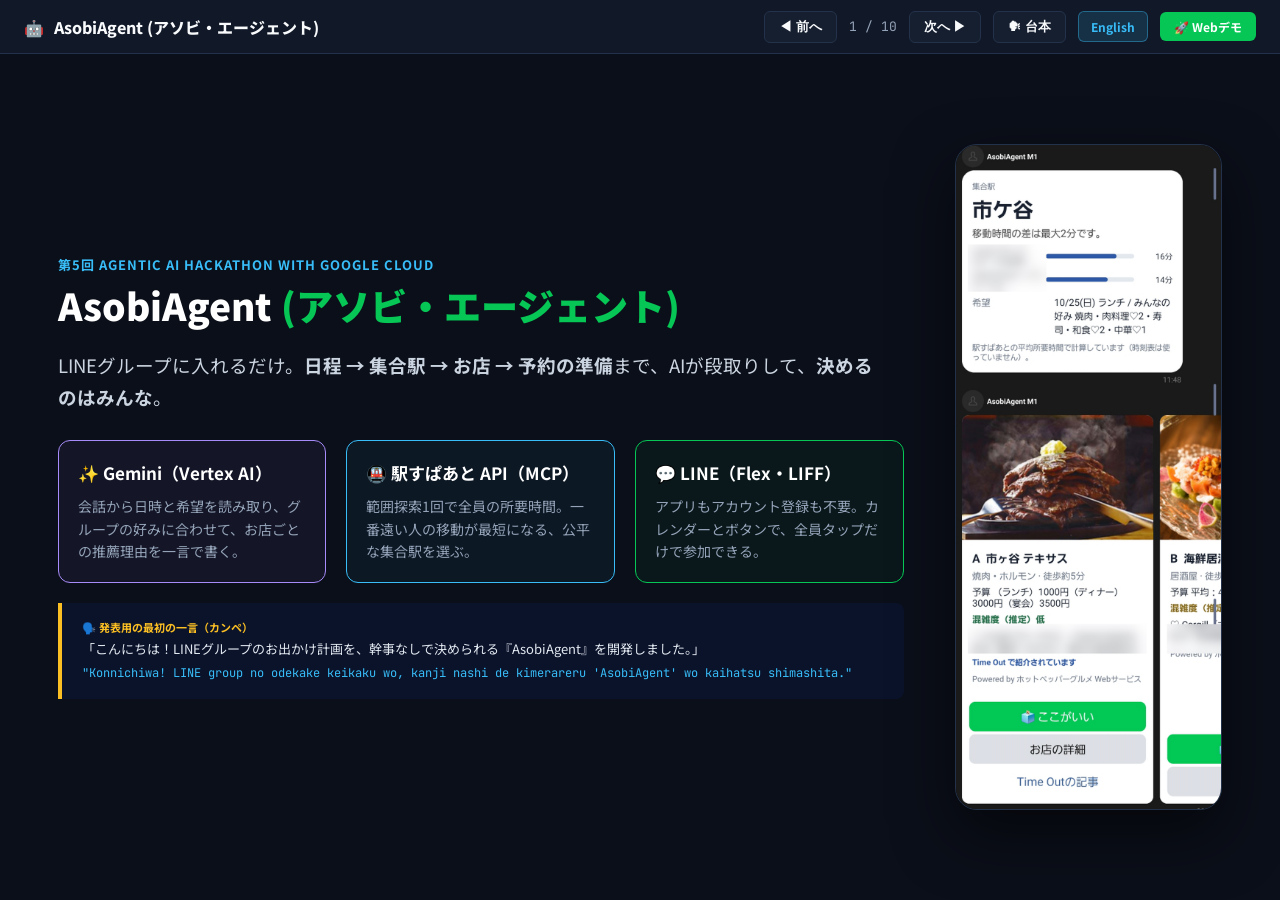
<file: presentation_ja.html>
<!DOCTYPE html>
<html lang="ja">
<head>
  <meta charset="UTF-8">
  <meta name="viewport" content="width=device-width, initial-scale=1.0">
  <title>AsobiAgent — 発表スライド（第5回 Agentic AI Hackathon）</title>
  <link rel="preconnect" href="https://fonts.googleapis.com">
  <link rel="preconnect" href="https://fonts.gstatic.com" crossorigin>
  <link href="https://fonts.googleapis.com/css2?family=Noto+Sans+JP:wght@400;600;800;900&family=JetBrains+Mono:wght@500;700&display=swap" rel="stylesheet">
  <style>
    :root {
      --bg: #0B0F19;
      --card-bg: #161F30;
      --card-border: #23324A;
      --accent-green: #06C755;
      --accent-blue: #38BDF8;
      --accent-gold: #FBBF24;
      --accent-red: #F87171;
      --accent-purple: #A78BFA;
      --text-main: #F8FAFC;
      --text-sub: #94A3B8;
    }
    * { box-sizing: border-box; margin: 0; padding: 0; }
    body {
      font-family: 'Noto Sans JP', sans-serif;
      background: var(--bg);
      color: var(--text-main);
      height: 100vh;
      overflow: hidden;
      display: flex;
      flex-direction: column;
    }
    /* Top Bar */
    .slide-navbar {
      height: 54px;
      background: #111827;
      border-bottom: 1px solid var(--card-border);
      display: flex;
      justify-content: space-between;
      align-items: center;
      padding: 0 24px;
      z-index: 100;
    }
    .nav-brand {
      display: flex;
      align-items: center;
      gap: 10px;
      font-weight: 800;
      font-size: 16px;
    }
    .nav-brand span { color: var(--accent-green); }
    .nav-controls {
      display: flex;
      align-items: center;
      gap: 12px;
    }
    .btn-nav {
      background: var(--card-bg);
      border: 1px solid var(--card-border);
      color: var(--text-main);
      padding: 6px 14px;
      border-radius: 6px;
      font-size: 13px;
      font-weight: bold;
      cursor: pointer;
      transition: all 0.15s;
    }
    .btn-nav:hover { background: #1F293D; border-color: var(--accent-blue); }
    .slide-indicator {
      font-family: 'JetBrains Mono', monospace;
      font-size: 13px;
      color: var(--text-sub);
    }
    .btn-lang {
      background: rgba(56, 189, 248, 0.15);
      border: 1px solid rgba(56, 189, 248, 0.4);
      color: var(--accent-blue);
      text-decoration: none;
      padding: 6px 12px;
      border-radius: 6px;
      font-size: 12px;
      font-weight: bold;
    }
    .btn-demo {
      background: var(--accent-green);
      color: #FFF;
      text-decoration: none;
      padding: 6px 14px;
      border-radius: 6px;
      font-size: 12px;
      font-weight: bold;
    }

    /* Slide Deck Viewport */
    .deck-viewport {
      flex: 1;
      position: relative;
      overflow: hidden;
    }
    .slide {
      position: absolute;
      top: 0; left: 0; width: 100%; height: 100%;
      padding: 40px 60px;
      display: none;
      flex-direction: column;
      justify-content: center;
      opacity: 0;
      transition: opacity 0.25s ease-in-out;
    }
    .slide.active {
      display: flex;
      opacity: 1;
    }

    /* Typography & Components */
    .slide-category {
      color: var(--accent-blue);
      font-size: 14px;
      font-weight: 700;
      text-transform: uppercase;
      letter-spacing: 1px;
      margin-bottom: 8px;
    }
    .slide-title {
      font-size: 38px;
      font-weight: 900;
      line-height: 1.25;
      margin-bottom: 24px;
      color: #FFFFFF;
    }
    .slide-title span { color: var(--accent-green); }
    .slide-content {
      font-size: 16px;
      line-height: 1.7;
      color: #CBD5E1;
    }

    /* Grid Layouts */
    .grid-2 {
      display: grid;
      grid-template-columns: 1fr 1fr;
      gap: 24px;
      margin-top: 10px;
    }
    .grid-3 {
      display: grid;
      grid-template-columns: repeat(3, 1fr);
      gap: 20px;
      margin-top: 10px;
    }
    .grid-4 {
      display: grid;
      grid-template-columns: repeat(4, 1fr);
      gap: 16px;
      margin-top: 15px;
    }
    .card {
      background: var(--card-bg);
      border: 1px solid var(--card-border);
      border-radius: 12px;
      padding: 24px;
      position: relative;
    }
    .card h3 {
      font-size: 18px;
      color: #FFF;
      margin-bottom: 10px;
      display: flex;
      align-items: center;
      gap: 8px;
    }
    .card p {
      font-size: 14px;
      color: var(--text-sub);
      line-height: 1.6;
    }
    .card-highlight {
      border-color: var(--accent-blue);
      background: rgba(56, 189, 248, 0.05);
    }
    .card-green {
      border-color: var(--accent-green);
      background: rgba(6, 199, 85, 0.05);
    }

    /* Step Pipeline Box */
    .agent-box {
      background: #0F172A;
      border: 1px solid var(--card-border);
      border-radius: 10px;
      padding: 20px;
      text-align: left;
    }
    .agent-box .tag {
      font-size: 11px;
      font-weight: bold;
      color: var(--accent-blue);
      text-transform: uppercase;
      margin-bottom: 6px;
    }
    .agent-box h4 {
      font-size: 16px;
      color: #FFF;
      margin-bottom: 8px;
    }
    .agent-box p {
      font-size: 12px;
      color: var(--text-sub);
      line-height: 1.5;
    }

    /* Bullet Points */
    .feature-list {
      list-style: none;
      display: flex;
      flex-direction: column;
      gap: 12px;
    }
    .feature-list li {
      display: flex;
      align-items: flex-start;
      gap: 12px;
      font-size: 15px;
    }
    .feature-list li strong {
      color: #FFF;
    }
    .icon-bullet {
      font-size: 18px;
      flex-shrink: 0;
    }

    /* Speaker Script Cheat Box */
    .speaker-cheat-box {
      background: #0B132B;
      border-left: 4px solid var(--accent-gold);
      padding: 16px 20px;
      border-radius: 0 8px 8px 0;
      margin-top: 20px;
    }
    .speaker-cheat-box .label {
      font-size: 11px;
      font-weight: bold;
      color: var(--accent-gold);
      text-transform: uppercase;
      margin-bottom: 4px;
    }
    .speaker-cheat-box p {
      font-size: 14px;
      color: #E2E8F0;
      line-height: 1.6;
    }
    .speaker-cheat-box .romaji {
      font-family: 'JetBrains Mono', monospace;
      font-size: 12px;
      color: #38BDF8;
      margin-top: 4px;
    }

    .lead { font-size: 20px; max-width: 920px; margin-bottom: 28px; }
    .card-purple { border-color: var(--accent-purple); background: rgba(167, 139, 250, 0.06); }
    .agent-box .tag.purple { color: var(--accent-purple); }
    .agent-box .tag.green { color: var(--accent-green); }
    .steps { display: grid; grid-template-columns: repeat(6, 1fr); gap: 12px; margin-top: 6px; }
    .step { background: #0F172A; border: 1px solid var(--card-border); border-radius: 12px; padding: 16px; }
    .step h4 { font-size: 16px; color: #FFF; margin: 10px 0 6px; }
    .step p { font-size: 13px; color: var(--text-sub); line-height: 1.55; }
    .who { display: inline-block; font-size: 11px; font-weight: 800; padding: 2px 10px; border-radius: 999px; }
    .who.ai { background: rgba(167, 139, 250, 0.18); color: var(--accent-purple); }
    .who.human { background: rgba(6, 199, 85, 0.18); color: var(--accent-green); }
    .who.both { background: rgba(251, 191, 36, 0.18); color: var(--accent-gold); }
    .note { margin-top: 16px; font-size: 14px; }
    .mini { background: #0F172A; border: 1px dashed var(--card-border); border-radius: 10px; padding: 12px 14px; font-size: 14px; color: #CBD5E1; }
    .mono { background: #0B0F19; padding: 12px; border-radius: 8px; font-family: 'JetBrains Mono', monospace; font-size: 13px; color: #4ADE80; line-height: 1.7; }
    .feature-list li span:last-child { line-height: 1.55; }
    .slide-arch { padding: 20px 40px; }
    .slide-arch .slide-category { margin-bottom: 10px; }
    .slide-arch .arch { width: 100%; max-height: calc(100vh - 54px - 150px); object-fit: contain; border-radius: 12px; border: 1px solid var(--card-border); }
    /* Type grows with the window, so a full-screen recording stays readable. */
    .slide { padding: 32px clamp(40px, 4.5vw, 96px); }
    .slide-category { font-size: clamp(13px, 0.95vw, 18px); }
    .slide-title { font-size: clamp(30px, 2.9vw, 56px); margin-bottom: clamp(18px, 1.6vw, 30px); }
    .lead { font-size: clamp(18px, 1.45vw, 28px); max-width: 64vw; }
    .card { padding: clamp(18px, 1.5vw, 28px); }
    .card h3 { font-size: clamp(17px, 1.3vw, 25px); }
    .card p, .feature-list li { font-size: clamp(14px, 1.05vw, 20px); }
    .agent-box { padding: clamp(16px, 1.3vw, 26px); }
    .agent-box h4 { font-size: clamp(16px, 1.2vw, 23px); }
    .agent-box p { font-size: clamp(13px, 0.98vw, 19px); line-height: 1.65; }
    .agent-box .tag { font-size: clamp(11px, 0.8vw, 15px); }
    .step h4 { font-size: clamp(15px, 1.12vw, 21px); }
    .step p { font-size: clamp(12.5px, 0.92vw, 18px); }
    .who { font-size: clamp(11px, 0.78vw, 14px); }
    .mini, .note { font-size: clamp(13px, 0.98vw, 19px); }
    .mono { font-size: clamp(12px, 0.9vw, 17px); }
    .speaker-cheat-box p { font-size: clamp(13px, 0.95vw, 18px); }
    .cover-grid { display: grid; grid-template-columns: 1fr auto; gap: 4vw; align-items: center; }
    .cover-shot { height: min(74vh, 880px); border-radius: 22px; border: 1px solid var(--card-border); box-shadow: 0 24px 60px rgba(0, 0, 0, 0.55); }
    @media (max-width: 900px) { .cover-grid { grid-template-columns: 1fr; } .cover-shot { height: auto; width: 70%; justify-self: center; } }
    body.notes-off .speaker-cheat-box { display: none; }
    body.notes-off .slide-arch .arch { max-height: calc(100vh - 54px - 80px); }
    @media (max-width: 900px) {
      .grid-2 { grid-template-columns: 1fr; }
      .grid-3, .grid-4, .steps { grid-template-columns: 1fr 1fr; }
      .slide { padding: 24px 16px; overflow-y: auto; justify-content: flex-start; }
      .slide-title { font-size: 26px; }
      .nav-brand { display: none; }
    }
  </style>
</head>
<body>

  <!-- Navigation Bar -->
  <header class="slide-navbar">
    <div class="nav-brand">
      <span>🤖</span> AsobiAgent (アソビ・エージェント)
    </div>
    <div class="nav-controls">
      <button class="btn-nav" id="prevBtn">◀ 前へ</button>
      <span class="slide-indicator" id="slideIndicator">1 / 10</span>
      <button class="btn-nav" id="nextBtn">次へ ▶</button>
      <button class="btn-nav" id="notesBtn" title="N キー">🗣 台本</button>
      <a href="/presentation_en.html" class="btn-lang">English</a>
      <a href="/" class="btn-demo" target="_blank">🚀 Webデモ</a>
    </div>
  </header>

  <!-- Deck Viewport -->
  <main class="deck-viewport">

    <!-- SLIDE 1: Cover -->
    <section class="slide active">
      <div class="cover-grid">
      <div>
      <div class="slide-category">第5回 Agentic AI Hackathon with Google Cloud</div>
      <h1 class="slide-title">AsobiAgent <span>(アソビ・エージェント)</span></h1>
      <p class="slide-content lead">
        LINEグループに入れるだけ。<strong>日程 → 集合駅 → お店 → 予約の準備</strong>まで、AIが段取りして、<strong>決めるのはみんな</strong>。
      </p>
      <div class="grid-3" >
        <div class="card card-purple">
          <h3>✨ Gemini（Vertex AI）</h3>
          <p>会話から日時と希望を読み取り、グループの好みに合わせて、お店ごとの推薦理由を一言で書く。</p>
        </div>
        <div class="card card-highlight">
          <h3>🚇 駅すぱあと API（MCP）</h3>
          <p>範囲探索1回で全員の所要時間。一番遠い人の移動が最短になる、公平な集合駅を選ぶ。</p>
        </div>
        <div class="card card-green">
          <h3>💬 LINE（Flex・LIFF）</h3>
          <p>アプリもアカウント登録も不要。カレンダーとボタンで、全員タップだけで参加できる。</p>
        </div>
      </div>
      <div class="speaker-cheat-box" >
        <div class="label">🗣️ 発表用の最初の一言（カンペ）</div>
        <p>「こんにちは！LINEグループのお出かけ計画を、幹事なしで決められる『AsobiAgent』を開発しました。」</p>
        <p class="romaji">"Konnichiwa! LINE group no odekake keikaku wo, kanji nashi de kimerareru 'AsobiAgent' wo kaihatsu shimashita."</p>
      </div>
      </div>
      <img class="cover-shot" src="/static/shots/line_station_places.png" alt="LINEグループでの実際の画面：集合駅とお店の候補">
      </div>
    </section>

    <!-- SLIDE 2: Problem -->
    <section class="slide">
      <div class="slide-category">課題</div>
      <h1 class="slide-title">友だちとの予定は、<span>決めるまで</span>がいちばん大変</h1>
      <div class="grid-3">
        <div class="card">
          <h3>😫 何十往復のLINE</h3>
          <p>「いつ空いてる？」「どこから来る？」「何食べたい？」。日程・場所・お店の調整が、毎回ひとりの幹事に集中する。</p>
        </div>
        <div class="card">
          <h3>⚖️ 移動の不公平</h3>
          <p>集合場所は幹事の近くで決まりがち。「自分だけ片道1時間」「乗り換え3回」という不満が残る。</p>
        </div>
        <div class="card">
          <h3>🗣️ 声の大きい人で決まる</h3>
          <p>全員の好みを聞くのは面倒。苦手な料理の人がいても、気づかないまま予約してしまう。</p>
        </div>
      </div>
      <div class="speaker-cheat-box">
        <div class="label">🗣️ 発表用スクリプト</div>
        <p>「友だちとご飯に行くとき、日程・場所・お店を決めるまでに、LINEで何十往復もします。移動時間は不公平になりがちで、好みも聞ききれません。その負担を、グループに入るエージェントが引き受けます。」</p>
      </div>
    </section>

    <!-- SLIDE 3: The flow -->
    <section class="slide">
      <div class="slide-category">ソリューション</div>
      <h1 class="slide-title">グループの中で、<span>最初から最後まで</span></h1>
      <div class="steps">
        <div class="step"><div class="who human">人</div><h4>① 有効化</h4><p>招待コードで認証した人が、グループでボタンを押す</p></div>
        <div class="step"><div class="who ai">AI</div><h4>② 日程調整</h4><p>カレンダーで候補日、全員が○△×。全員答えたら自動で締め切る</p></div>
        <div class="step"><div class="who human">人</div><h4>③ プロフィール</h4><p>好き・苦手・最寄り駅を、タップで一度だけ</p></div>
        <div class="step"><div class="who ai">AI</div><h4>④ 集合駅と候補</h4><p>公平な集合駅と、全員の好みを重ねた6軒。理由はGeminiが書く</p></div>
        <div class="step"><div class="who human">人</div><h4>⑤ 投票</h4><p>いいと思う店にいくつでも。全員一致なら即決定。お店の提案もできる</p></div>
        <div class="step"><div class="who both">AI → 人</div><h4>⑥ 予約の準備</h4><p>日付入りの電話台本とワンタップ発信。電話と予約は人がする</p></div>
      </div>
      <p class="slide-content note">入力欄の上には、いま押せるボタンだけが出る（クイックリプライ）。コマンドを覚える必要はない。</p>
      <div class="speaker-cheat-box">
        <div class="label">🗣️ 発表用スクリプト</div>
        <p>「AsobiAgentをグループに入れると、日程調整、集合駅、お店の候補、投票、予約の準備までを順番に進めます。AIが段取りをして、決めるのは人です。」</p>
      </div>
    </section>

    <!-- SLIDE 4: Agents -->
    <section class="slide">
      <div class="slide-category">自律性・エージェントらしさ</div>
      <h1 class="slide-title">状況を見て動く、<span>4つのエージェント</span></h1>
      <div class="grid-4">
        <div class="agent-box" style="border-color: var(--accent-purple);">
          <div class="tag purple">Agent 1 · Gemini</div>
          <h4>📅 日程・希望</h4>
          <p>雑談から日時と希望を決まった項目に読み取る。全員が○△×を付けたら自分で締め切り、最有力の日でプランを始める。</p>
        </div>
        <div class="agent-box" style="border-color: var(--accent-blue);">
          <div class="tag">Agent 2 · 駅すぱあと</div>
          <h4>🚇 公平な集合駅</h4>
          <p>範囲探索1回で、全員が行ける駅と各自の平均所要時間を取得。一番遠い人 → 差 → 平均の順で選ぶ。</p>
        </div>
        <div class="agent-box" style="border-color: var(--accent-purple);">
          <div class="tag purple">Agent 3 · Gemini</div>
          <h4>🍽 お店選び</h4>
          <p>ホットペッパーとTime Outから、全員の「好き」を重ねて6軒。苦手な料理と、予定時刻に閉まる店は外す。理由はGeminiが一言で（✨）。</p>
        </div>
        <div class="agent-box" style="border-color: var(--accent-green);">
          <div class="tag green">Agent 4 · 人が決める</div>
          <h4>📞 予約の準備</h4>
          <p>日付・人数入りの電話台本、発信ボタン、予約ページ。フォーム入力エージェント（Playwright＋Gemini）はデモ用フォームだけ。</p>
        </div>
      </div>
      <div class="grid-3" style="margin-top: 18px;">
        <div class="mini">🧭 次の一手をボットが判断：状態に合わせてボタンを出し分ける</div>
        <div class="mini">🔎 日程が決まり駅がそろえば、自動で検索へ</div>
        <div class="mini">🔁 「和食がいい」と送れば、条件を読み直して探し直す</div>
      </div>
      <div class="speaker-cheat-box">
        <div class="label">🗣️ 発表用スクリプト</div>
        <p>「4つのエージェントが、グループの状況を見ながら次の一手を決めます。全員が日程に答えたら締め切り、全員の駅がそろえば検索を始め、好みに合うお店をGeminiが説明します。」</p>
      </div>
    </section>

    <!-- SLIDE 5: Control -->
    <section class="slide">
      <div class="slide-category">管理・制御、可観測性、セキュリティ</div>
      <h1 class="slide-title">自律するけど、<span>暴走しない</span></h1>
      <div class="grid-2">
        <div class="card card-green">
          <h3>🧭 人が最後に決める・使いすぎない</h3>
          <ul class="feature-list">
            <li><span class="icon-bullet">📞</span><span><strong>AIは電話も予約確定もしない。</strong>台本と発信ボタンを用意するだけ</span></li>
            <li><span class="icon-bullet">🔑</span><span><strong>招待制。</strong>1グループ1軒・検索3回・7日・10人まで</span></li>
            <li><span class="icon-bullet">🧾</span><span><strong>1日の上限</strong>（LLM 300・検索 100・Places 30）と予算アラート</span></li>
            <li><span class="icon-bullet">🛡</span><span>Webhookは署名検証。重複イベントと古いボタンは無視</span></li>
          </ul>
        </div>
        <div class="card card-purple">
          <h3>🔎 LLMを信じすぎない・見える化</h3>
          <ul class="feature-list">
            <li><span class="icon-bullet">🧱</span><span><strong>LLMは候補IDから選び、決まった項目を埋めるだけ。</strong>実在を確かめてから使うので、指示を注入されても店や操作を作れない</span></li>
            <li><span class="icon-bullet">🔁</span><span><strong>Vertex AI → GMI Cloud → ルール</strong>の3段構え。AIが止まってもグループは止まらない</span></li>
            <li><span class="icon-bullet">📈</span><span>ログに会話の中身は残さない。記録するのはイベントの種類、どのモデルが何秒で答えたか、エラー</span></li>
            <li><span class="icon-bullet">📊</span><span>管理者は <code>/stats</code> で今日の利用量を確認</span></li>
          </ul>
        </div>
      </div>
      <div class="speaker-cheat-box">
        <div class="label">🗣️ 発表用スクリプト</div>
        <p>「エージェントは自律して動きますが、電話や予約の確定はしません。LLMは決められた候補の中から選ぶだけなので、プロンプトインジェクションでお店を作ることはできません。上限とフォールバックで、止まらず、使いすぎません。」</p>
      </div>
    </section>

    <!-- SLIDE 6: Privacy -->
    <section class="slide">
      <div class="slide-category">プライバシー</div>
      <h1 class="slide-title">呼ばれるまで<span>読まない</span>、決まったら<span>消す</span></h1>
      <div class="grid-4">
        <div class="agent-box">
          <h4>🙈 呼ばれるまで読まない</h4>
          <p>待機中のトークは読まずに捨てる。募集中も、参加した人のメッセージだけ。</p>
        </div>
        <div class="agent-box">
          <h4>🔐 IDは匿名化</h4>
          <p>LINEのユーザーIDとグループIDは、HMACで変換してから保存。</p>
        </div>
        <div class="agent-box">
          <h4>🧹 自動で消える</h4>
          <p>会話は検索後、名前と投票は決定時に削除。プラン7日・日程14日・プロフィール180日で自動削除。いつでも自分で削除可。</p>
        </div>
        <div class="agent-box">
          <h4>🤐 Geminiに名前を渡さない</h4>
          <p>モデルに渡すのは「焼肉好き2人」のような人数だけ。会話は「参加者1」のように番号で。</p>
        </div>
      </div>
      <div class="speaker-cheat-box">
        <div class="label">🗣️ 発表用スクリプト</div>
        <p>「呼ばれるまでトークは読みません。IDは匿名化し、お店が決まったら名前と投票を消して、ボットはグループを退出します。」</p>
      </div>
    </section>

    <!-- SLIDE 7: Architecture -->
    <section class="slide slide-arch">
      <div class="slide-category">システム構成</div>
      <img class="arch" src="/static/architecture_ja.svg" alt="AsobiAgent システム構成図">
      <div class="speaker-cheat-box">
        <div class="label">🗣️ 発表用スクリプト</div>
        <p>「LINEのWebhookをCloud Runで受け、Vertex AIのGemini、駅すぱあと、ホットペッパーを組み合わせています。データはFirestoreに置き、期限が来たら自動で消えます。」</p>
      </div>
    </section>

    <!-- SLIDE 8: Ekispert -->
    <section class="slide">
      <div class="slide-category">駅すぱあと API（MCP）</div>
      <h1 class="slide-title">範囲探索1回で、<span>公平な集合駅</span></h1>
      <div class="grid-2">
        <div class="card card-highlight">
          <h3>🛡️ 時刻表を使わない機能だけ</h3>
          <ul class="feature-list" style="margin-top: 10px;">
            <li><span class="icon-bullet">✅</span> <span><strong>ダイヤ探索（時刻指定）は不使用</strong></span></li>
            <li><span class="icon-bullet">✅</span> <span><code>ekispert_api_search_ranges</code> を1回呼ぶだけで、全員分の平均所要時間</span></li>
            <li><span class="icon-bullet">✅</span> <span>駅名は <code>get_stations</code>、現在地は <code>get_stations_from_geo</code> で照合（90日キャッシュ）</span></li>
          </ul>
        </div>
        <div class="card card-green">
          <h3>⚖️ 公平な選び方</h3>
          <p style="margin-bottom: 12px;">① 一番遠い人の移動時間が最短 → ② 同じなら差が最小 → ③ それも同じなら平均が最小。</p>
          <div class="mono">
            横浜 42分 ・ 吉祥寺 39分 ・ 中目黒 40分 ・ 柏 44分<br>
            ➔ 集合駅「秋葉原」：最大44分・差は5分（駅すぱあとの実際の結果）
          </div>
        </div>
      </div>
      <div class="speaker-cheat-box">
        <div class="label">🗣️ 発表用スクリプト</div>
        <p>「時刻指定のダイヤ検索は使っていません。範囲探索を1回呼ぶだけで、全員が行ける駅と所要時間が分かります。一番遠い人の負担が最も小さい駅を選びます。」</p>
      </div>
    </section>

    <!-- SLIDE 9: Implementation -->
    <section class="slide">
      <div class="slide-category">実装品質と拡張性</div>
      <h1 class="slide-title">小さく動かして、<span>そのまま広げられる</span></h1>
      <div class="grid-4">
        <div class="agent-box">
          <h4>☁️ サーバーレス</h4>
          <p>Cloud Run（使わないときは0台）、Firestore（TTL）、Secret Manager、Cloud Build。秘密情報はコードに置かない。</p>
        </div>
        <div class="agent-box">
          <h4>🧪 自動テスト</h4>
          <p>グループの一連の流れ、上限、削除、フォールバック、審査用コードなど 79 件。</p>
        </div>
        <div class="agent-box">
          <h4>💴 コストが読める</h4>
          <p>1回の検索でGeminiは1〜2回。返信だけで動くのでLINEのプッシュ通数は0。上限で青天井にならない。</p>
        </div>
        <div class="agent-box">
          <h4>🔧 広げやすい</h4>
          <p>上限は環境変数で調整。Time Outの都市を足せば東京以外にも。予約の手段も差し替えられる。</p>
        </div>
      </div>
      <div class="card card-green" style="margin-top: 18px;">
        <p><strong>実際の友だちとテスト済み</strong>：日程調整から集合駅、お店の決定、電話の台本まで、LINEの中だけで完了。テストで見つかった問題（日付が台本に入らない、次に押すボタンが分からない）はその場で修正。</p>
      </div>
      <div class="speaker-cheat-box">
        <div class="label">🗣️ 発表用スクリプト</div>
        <p>「Cloud Runで動き、使わないときは0台になります。上限があるのでコストも読めます。実際に友だちと使ってみて、出てきた問題はすぐに直しました。」</p>
      </div>
    </section>

    <!-- SLIDE 10: Demo -->
    <section class="slide">
      <div class="slide-category">デモ</div>
      <h1 class="slide-title">それでは、<span>デモ</span>をご覧ください</h1>
      <div class="grid-3" style="margin-bottom: 20px;">
        <div class="card card-green">
          <h3>1. 日程調整</h3>
          <p>カレンダーで候補日、全員が○△×。全員答えたら自動で締め切り</p>
        </div>
        <div class="card card-highlight">
          <h3>2. 集合駅と6候補</h3>
          <p>プロフィールから、公平な集合駅と全員の好みに合うお店</p>
        </div>
        <div class="card card-purple">
          <h3>3. 投票と予約の準備</h3>
          <p>いくつでも投票。決まったら日付入りの台本とワンタップ発信</p>
        </div>
      </div>
      <div style="text-align: center; margin-top: 10px;">
        <a href="/" target="_blank" class="btn-demo" style="font-size: 16px; padding: 12px 28px; display: inline-block;">
          ▶ Webデモを開く
        </a>
      </div>
      <div class="speaker-cheat-box">
        <div class="label">🗣️ 発表用の締めの一言（デモへ移行）</div>
        <p>「それでは、実際にLINEグループで動くAsobiAgentをご覧ください！」</p>
        <p class="romaji">"Soredewa, jissai ni LINE group de ugoku AsobiAgent wo goran kudasai!"</p>
      </div>
    </section>

  </main>

  <script>
    // ← → / Space to move, N to show or hide the speaker notes (hidden for recording), F for full screen.
    const slides = document.querySelectorAll('.slide');
    const indicator = document.getElementById('slideIndicator');
    let current = 0;

    function showSlide(idx) {
      idx = Math.max(0, Math.min(slides.length - 1, idx));
      slides[current].classList.remove('active');
      current = idx;
      slides[current].classList.add('active');
      indicator.textContent = `${current + 1} / ${slides.length}`;
      history.replaceState(null, '', `#${current + 1}`);
    }

    function setNotes(on) {
      document.body.classList.toggle('notes-off', !on);
      try { localStorage.setItem('asobiDeckNotes', on ? 'on' : 'off'); } catch (e) { /* storage blocked */ }
    }
    let notesOn = true;
    try { notesOn = localStorage.getItem('asobiDeckNotes') !== 'off'; } catch (e) { /* storage blocked */ }
    if (new URLSearchParams(location.search).get('notes') === 'off') notesOn = false;
    setNotes(notesOn);
    const startAt = parseInt(location.hash.slice(1), 10);   // #3 opens slide 3
    if (startAt > 1) showSlide(startAt - 1);

    document.getElementById('prevBtn').addEventListener('click', () => showSlide(current - 1));
    document.getElementById('nextBtn').addEventListener('click', () => showSlide(current + 1));
    document.getElementById('notesBtn').addEventListener('click', () => { notesOn = !notesOn; setNotes(notesOn); });

    document.addEventListener('keydown', (e) => {
      if (e.key === 'ArrowRight' || e.key === ' ' || e.key === 'Enter') showSlide(current + 1);
      else if (e.key === 'ArrowLeft') showSlide(current - 1);
      else if (e.key === 'n' || e.key === 'N') { notesOn = !notesOn; setNotes(notesOn); }
      else if (e.key === 'f' || e.key === 'F') {
        if (document.fullscreenElement) document.exitFullscreen(); else document.documentElement.requestFullscreen?.();
      }
    });
  </script>
</body>
</html>
</file>
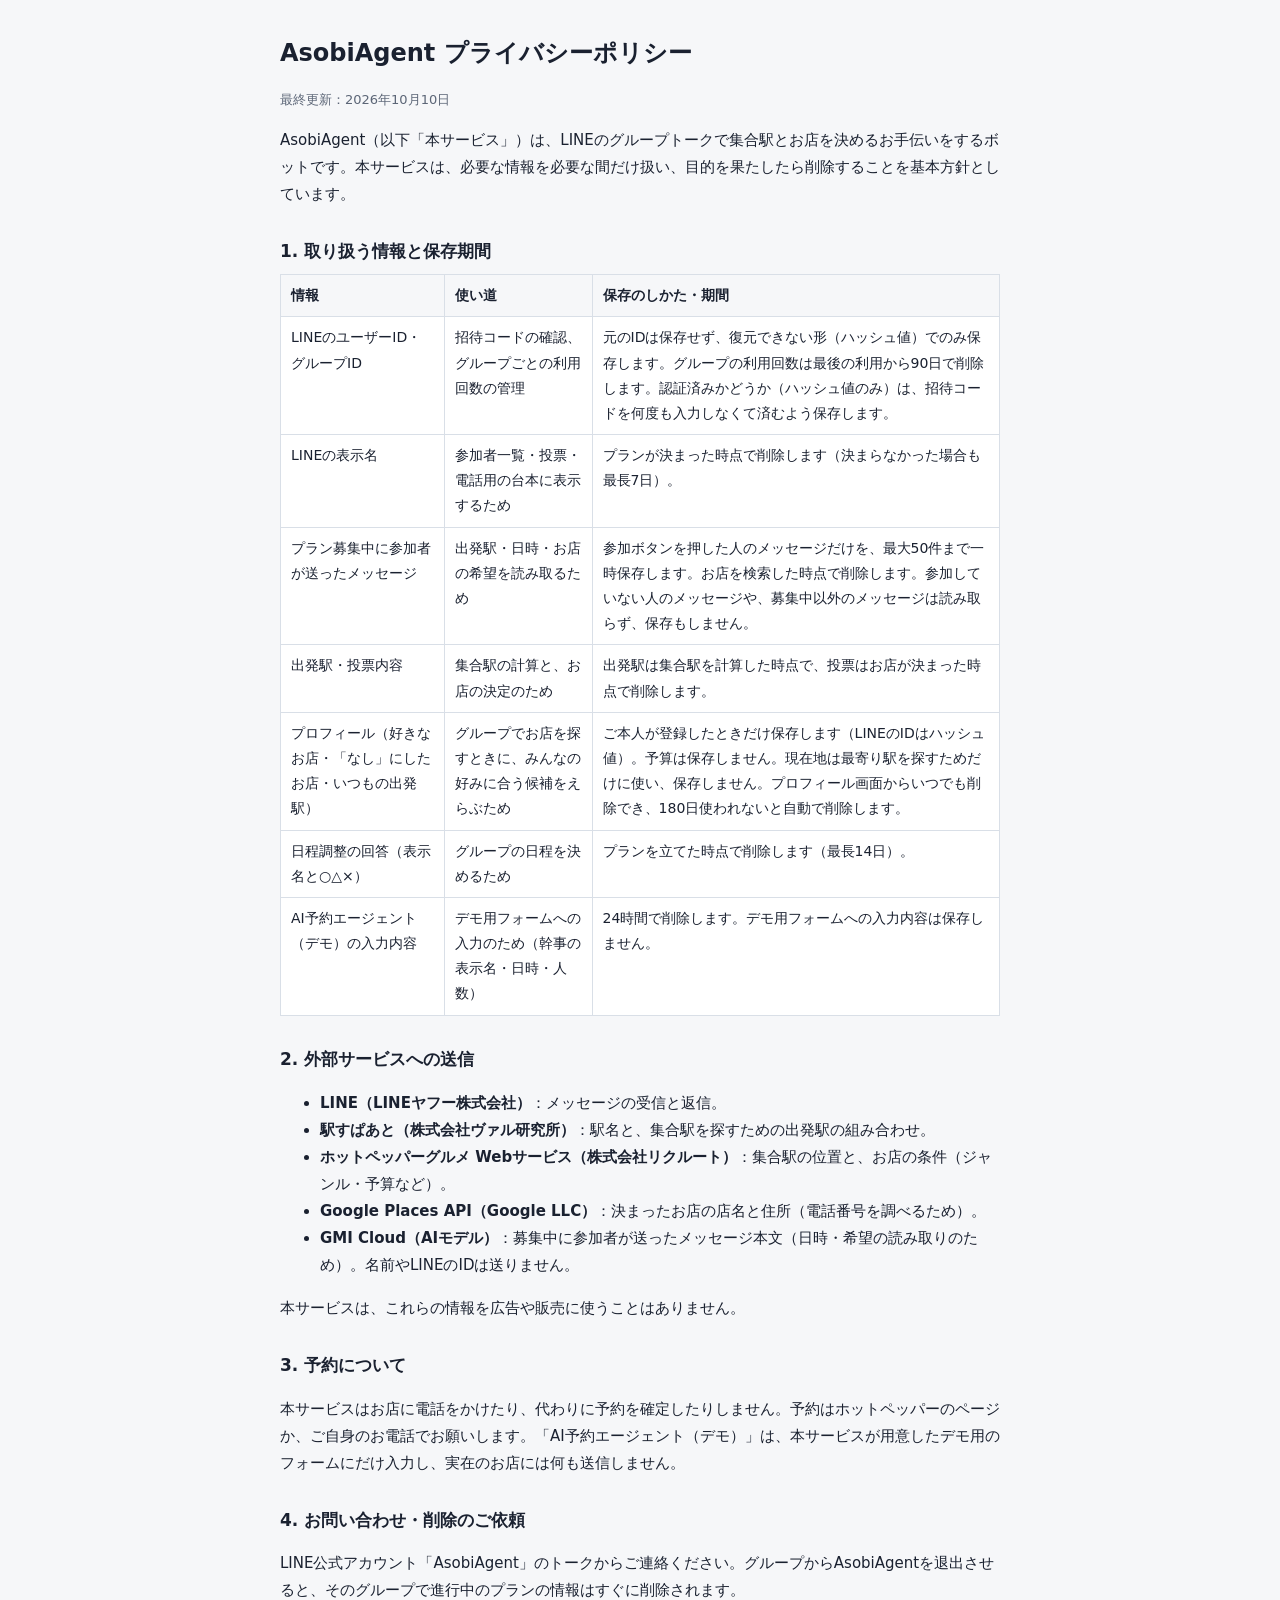
<file: static/privacy.html>
<!doctype html>
<html lang="ja">
<head>
<meta charset="utf-8">
<meta name="viewport" content="width=device-width, initial-scale=1">
<title>AsobiAgent プライバシーポリシー</title>
<style>
:root{--bg:#F6F7F9;--card:#FFFFFF;--ink:#1A2130;--muted:#5C6677;--line:#D9DFE7;--accent:#2D58A6}
@media (prefers-color-scheme: dark){:root{--bg:#11151B;--card:#1A2029;--ink:#E5E9F0;--muted:#9AA4B4;--line:#2B3340;--accent:#86A8E8}}
body{margin:0;background:var(--bg);color:var(--ink);font-family:"Hiragino Sans","Noto Sans JP",system-ui,sans-serif;line-height:1.8}
main{max-width:720px;margin:0 auto;padding:32px 18px 64px}
h1{font-size:24px;margin:0 0 4px}h2{font-size:17px;margin:28px 0 8px}
p,li{font-size:15px}.muted{color:var(--muted);font-size:13px}
table{border-collapse:collapse;width:100%;font-size:14px;background:var(--card)}
th,td{border:1px solid var(--line);padding:8px 10px;text-align:left;vertical-align:top}
th{background:var(--bg);font-weight:600}
.scroll{overflow-x:auto}
</style>
</head>
<body>
<main>
  <h1>AsobiAgent プライバシーポリシー</h1>
  <p class="muted">最終更新：2026年10月10日</p>

  <p>AsobiAgent（以下「本サービス」）は、LINEのグループトークで集合駅とお店を決めるお手伝いをするボットです。本サービスは、必要な情報を必要な間だけ扱い、目的を果たしたら削除することを基本方針としています。</p>

  <h2>1. 取り扱う情報と保存期間</h2>
  <div class="scroll"><table>
    <tr><th>情報</th><th>使い道</th><th>保存のしかた・期間</th></tr>
    <tr><td>LINEのユーザーID・グループID</td><td>招待コードの確認、グループごとの利用回数の管理</td><td>元のIDは保存せず、復元できない形（ハッシュ値）でのみ保存します。グループの利用回数は最後の利用から90日で削除します。認証済みかどうか（ハッシュ値のみ）は、招待コードを何度も入力しなくて済むよう保存します。</td></tr>
    <tr><td>LINEの表示名</td><td>参加者一覧・投票・電話用の台本に表示するため</td><td>プランが決まった時点で削除します（決まらなかった場合も最長7日）。</td></tr>
    <tr><td>プラン募集中に参加者が送ったメッセージ</td><td>出発駅・日時・お店の希望を読み取るため</td><td>参加ボタンを押した人のメッセージだけを、最大50件まで一時保存します。お店を検索した時点で削除します。参加していない人のメッセージや、募集中以外のメッセージは読み取らず、保存もしません。</td></tr>
    <tr><td>出発駅・投票内容</td><td>集合駅の計算と、お店の決定のため</td><td>出発駅は集合駅を計算した時点で、投票はお店が決まった時点で削除します。</td></tr>
    <tr><td>プロフィール（好きなお店・「なし」にしたお店・いつもの出発駅）</td><td>グループでお店を探すときに、みんなの好みに合う候補をえらぶため</td><td>ご本人が登録したときだけ保存します（LINEのIDはハッシュ値）。予算は保存しません。現在地は最寄り駅を探すためだけに使い、保存しません。プロフィール画面からいつでも削除でき、180日使われないと自動で削除します。</td></tr>
    <tr><td>日程調整の回答（表示名と○△×）</td><td>グループの日程を決めるため</td><td>プランを立てた時点で削除します（最長14日）。</td></tr>
    <tr><td>AI予約エージェント（デモ）の入力内容</td><td>デモ用フォームへの入力のため（幹事の表示名・日時・人数）</td><td>24時間で削除します。デモ用フォームへの入力内容は保存しません。</td></tr>
  </table></div>

  <h2>2. 外部サービスへの送信</h2>
  <ul>
    <li><strong>LINE（LINEヤフー株式会社）</strong>：メッセージの受信と返信。</li>
    <li><strong>駅すぱあと（株式会社ヴァル研究所）</strong>：駅名と、集合駅を探すための出発駅の組み合わせ。</li>
    <li><strong>ホットペッパーグルメ Webサービス（株式会社リクルート）</strong>：集合駅の位置と、お店の条件（ジャンル・予算など）。</li>
    <li><strong>Google Places API（Google LLC）</strong>：決まったお店の店名と住所（電話番号を調べるため）。</li>
    <li><strong>GMI Cloud（AIモデル）</strong>：募集中に参加者が送ったメッセージ本文（日時・希望の読み取りのため）。名前やLINEのIDは送りません。</li>
  </ul>
  <p>本サービスは、これらの情報を広告や販売に使うことはありません。</p>

  <h2>3. 予約について</h2>
  <p>本サービスはお店に電話をかけたり、代わりに予約を確定したりしません。予約はホットペッパーのページか、ご自身のお電話でお願いします。「AI予約エージェント（デモ）」は、本サービスが用意したデモ用のフォームにだけ入力し、実在のお店には何も送信しません。</p>

  <h2>4. お問い合わせ・削除のご依頼</h2>
  <p>LINE公式アカウント「AsobiAgent」のトークからご連絡ください。グループからAsobiAgentを退出させると、そのグループで進行中のプランの情報はすぐに削除されます。</p>
</main>
</body>
</html>
</file>
<file: static/style.css>
:root {
  --line-green: #06C755;
  --line-green-dark: #05a747;
  --line-bg: #8cabd9;
  --line-bubble-user: #06C755;
  --line-bubble-other: #FFFFFF;
  --dark-bg: #0F172A;
  --card-bg: #1E293B;
  --border-color: #334155;
  --text-primary: #F8FAFC;
  --text-secondary: #94A3B8;
  --accent-gold: #F59E0B;
  --accent-blue: #38BDF8;
}

* {
  box-sizing: border-box;
  margin: 0;
  padding: 0;
}

body {
  font-family: 'Noto Sans JP', -apple-system, BlinkMacSystemFont, sans-serif;
  background-color: var(--dark-bg);
  color: var(--text-primary);
  min-height: 100vh;
  display: flex;
  flex-direction: column;
  overflow-x: hidden;
}

/* Header */
.app-header {
  background: #111827;
  border-bottom: 1px solid var(--border-color);
  padding: 12px 24px;
  display: flex;
  justify-content: space-between;
  align-items: center;
  flex-wrap: wrap;
  gap: 12px;
}

.header-left {
  display: flex;
  align-items: center;
  gap: 20px;
}

.brand-logo {
  display: flex;
  align-items: center;
  gap: 10px;
}

.logo-icon {
  font-size: 28px;
}

.logo-title {
  font-size: 18px;
  font-weight: 900;
  color: #FFFFFF;
}

.logo-title span {
  font-size: 14px;
  font-weight: 500;
  color: var(--accent-blue);
}

.logo-subtitle {
  font-size: 11px;
  color: var(--text-secondary);
}

.system-status-pills {
  display: flex;
  gap: 8px;
}

.pill {
  font-size: 11px;
  padding: 4px 10px;
  border-radius: 9999px;
  display: flex;
  align-items: center;
  gap: 6px;
  font-weight: 600;
}

.pill .dot {
  width: 6px;
  height: 6px;
  border-radius: 50%;
  animation: pulse 1.5s infinite;
}

.pill-green {
  background: rgba(6, 199, 85, 0.15);
  color: #4ADE80;
  border: 1px solid rgba(6, 199, 85, 0.3);
}
.pill-green .dot { background: #4ADE80; }

.pill-blue {
  background: rgba(56, 189, 248, 0.15);
  color: #38BDF8;
  border: 1px solid rgba(56, 189, 248, 0.3);
}
.pill-blue .dot { background: #38BDF8; }

.pill-purple {
  background: rgba(168, 85, 247, 0.15);
  color: #C084FC;
  border: 1px solid rgba(168, 85, 247, 0.3);
}
.pill-purple .dot { background: #C084FC; }

@keyframes pulse {
  0%, 100% { opacity: 1; transform: scale(1); }
  50% { opacity: 0.4; transform: scale(0.85); }
}

.header-right {
  display: flex;
  align-items: center;
  gap: 12px;
}

.scenario-selector {
  display: flex;
  align-items: center;
  gap: 8px;
  background: #1F2937;
  padding: 4px 8px;
  border-radius: 8px;
  border: 1px solid var(--border-color);
}

.scenario-selector label {
  font-size: 12px;
  color: var(--text-secondary);
  font-weight: bold;
}

.scenario-selector select {
  background: #111827;
  color: #FFFFFF;
  border: 1px solid var(--border-color);
  padding: 6px 10px;
  border-radius: 6px;
  font-size: 12px;
  cursor: pointer;
}

.btn {
  padding: 7px 14px;
  border-radius: 6px;
  font-size: 12px;
  font-weight: 700;
  cursor: pointer;
  border: none;
  transition: all 0.15s ease-in-out;
}

.btn-primary {
  background: var(--line-green);
  color: #FFFFFF;
}
.btn-primary:hover {
  background: var(--line-green-dark);
}

.btn-secondary {
  background: #374151;
  color: #D1D5DB;
}
.btn-secondary:hover {
  background: #4B5563;
}

/* Main Container Layout */
.main-container {
  display: grid;
  grid-template-columns: 460px 1fr;
  gap: 20px;
  padding: 20px 24px;
  flex: 1;
  height: calc(100vh - 70px);
}

/* Left: Phone Bezel */
.phone-mockup-section {
  display: flex;
  justify-content: center;
  align-items: center;
}

.phone-device {
  width: 420px;
  height: 820px;
  max-height: 94vh;
  background: #1a1a1a;
  border-radius: 40px;
  border: 8px solid #333333;
  box-shadow: 0 25px 50px -12px rgba(0, 0, 0, 0.7);
  display: flex;
  flex-direction: column;
  position: relative;
  overflow: hidden;
}

.phone-notch {
  height: 24px;
  background: #1a1a1a;
  display: flex;
  justify-content: center;
  align-items: center;
  gap: 12px;
  z-index: 10;
}

.camera-lens {
  width: 8px;
  height: 8px;
  background: #050505;
  border-radius: 50%;
  border: 1px solid #222;
}

.speaker-bar {
  width: 48px;
  height: 4px;
  background: #262626;
  border-radius: 4px;
}

/* LINE App Shell */
.line-app {
  flex: 1;
  display: flex;
  flex-direction: column;
  background: var(--line-bg);
  overflow: hidden;
}

.line-header {
  background: #2C3E50;
  color: #FFFFFF;
  padding: 10px 14px;
  display: flex;
  justify-content: space-between;
  align-items: center;
  box-shadow: 0 1px 3px rgba(0,0,0,0.1);
}

.line-header-left {
  display: flex;
  align-items: center;
  gap: 8px;
}

.back-chevron {
  font-size: 16px;
  cursor: pointer;
}

.chat-name {
  font-size: 14px;
  font-weight: bold;
}

.chat-members-count {
  font-size: 12px;
  color: #BDC3C7;
}

.line-header-icons {
  display: flex;
  gap: 14px;
  font-size: 14px;
}

/* Chat Body */
.line-chat-body {
  flex: 1;
  overflow-y: auto;
  padding: 12px;
  display: flex;
  flex-direction: column;
  gap: 12px;
}

.chat-date-separator {
  text-align: center;
  margin: 6px 0;
}

.chat-date-separator span {
  background: rgba(0, 0, 0, 0.2);
  color: #FFFFFF;
  font-size: 10px;
  padding: 2px 10px;
  border-radius: 12px;
}

/* Chat Messages */
.chat-row {
  display: flex;
  gap: 8px;
  align-items: flex-start;
  margin-bottom: 2px;
}

.chat-row.user-row {
  justify-content: flex-end;
}

.chat-avatar {
  width: 34px;
  height: 34px;
  border-radius: 50%;
  background: #FFFFFF;
  display: flex;
  align-items: center;
  justify-content: center;
  font-size: 16px;
  box-shadow: 0 1px 3px rgba(0,0,0,0.2);
  flex-shrink: 0;
}

.chat-bubble-container {
  display: flex;
  flex-direction: column;
  max-width: 82%;
}

.sender-name {
  font-size: 11px;
  color: #2C3E50;
  margin-bottom: 2px;
  font-weight: bold;
}

.chat-bubble {
  padding: 8px 12px;
  border-radius: 14px;
  font-size: 13px;
  line-height: 1.45;
  word-break: break-word;
  position: relative;
}

.chat-bubble.other {
  background: var(--line-bubble-other);
  color: #111111;
  border-top-left-radius: 2px;
}

.chat-bubble.user {
  background: #85E249;
  color: #111111;
  border-top-right-radius: 2px;
}

.chat-timestamp {
  font-size: 9px;
  color: rgba(255, 255, 255, 0.85);
  margin-top: 2px;
  align-self: flex-end;
}

.user-row .chat-timestamp {
  margin-right: 4px;
}

/* Flex Message Cards (Replicating LINE Flex Bubbles) */
.flex-bubble-card {
  background: #FFFFFF;
  border-radius: 14px;
  overflow: hidden;
  box-shadow: 0 4px 12px rgba(0,0,0,0.15);
  margin-top: 4px;
  color: #1E293B;
  border: 1px solid rgba(0,0,0,0.06);
}

.flex-card-header {
  padding: 12px 14px;
  color: #FFFFFF;
}

.flex-card-body {
  padding: 12px 14px;
  font-size: 12px;
}

.flex-card-footer {
  padding: 8px 12px 12px;
  background: #FAFAFA;
  border-top: 1px solid #EEEEEE;
}

.flex-action-btn {
  width: 100%;
  padding: 9px 12px;
  background: var(--line-green);
  color: #FFFFFF;
  border: none;
  border-radius: 8px;
  font-size: 12px;
  font-weight: bold;
  cursor: pointer;
  transition: background 0.15s;
}

.flex-action-btn:hover {
  background: var(--line-green-dark);
}

/* Venue Carousel inside LINE */
.flex-carousel-container {
  display: flex;
  gap: 10px;
  overflow-x: auto;
  padding-bottom: 6px;
  scroll-snap-type: x mandatory;
}

.carousel-slide {
  flex: 0 0 260px;
  scroll-snap-align: start;
}

/* LINE Input Bar */
.line-input-bar {
  background: #FFFFFF;
  border-top: 1px solid #E2E8F0;
  padding: 8px 10px;
  display: flex;
  flex-direction: column;
  gap: 6px;
}

.sender-selector-wrapper {
  display: flex;
  align-items: center;
  gap: 6px;
  font-size: 11px;
  color: #64748B;
}

.sender-selector-wrapper select {
  font-size: 11px;
  padding: 2px 6px;
  border-radius: 4px;
  border: 1px solid #CBD5E1;
  background: #F8FAFC;
}

.sender-selector-wrapper input {
  font-size: 11px;
  padding: 2px 6px;
  border-radius: 4px;
  border: 1px solid #CBD5E1;
  background: #F8FAFC;
  width: 120px;
  min-width: 0;
  font-family: ui-monospace, monospace;
}

.input-row {
  display: flex;
  align-items: center;
  gap: 6px;
}

.input-icon {
  font-size: 18px;
  color: #94A3B8;
  cursor: pointer;
}

.input-row input {
  flex: 1;
  padding: 8px 12px;
  border-radius: 20px;
  border: 1px solid #E2E8F0;
  font-size: 13px;
  outline: none;
  background: #F8FAFC;
}

.input-row input:focus {
  border-color: var(--line-green);
  background: #FFFFFF;
}

.btn-line-send {
  background: var(--line-green);
  color: #FFFFFF;
  border: none;
  padding: 6px 14px;
  border-radius: 16px;
  font-size: 12px;
  font-weight: bold;
  cursor: pointer;
}

/* Right Column: Telemetry & Inspector */
.telemetry-section {
  display: flex;
  flex-direction: column;
  gap: 16px;
  overflow-y: auto;
}

.card {
  background: var(--card-bg);
  border: 1px solid var(--border-color);
  border-radius: 12px;
  padding: 16px;
}

.card-title {
  font-size: 15px;
  font-weight: bold;
  color: #FFFFFF;
  margin-bottom: 12px;
}

/* Pipeline Flow Steps */
.pipeline-steps {
  display: flex;
  align-items: center;
  justify-content: space-between;
  gap: 6px;
}

.step-box {
  flex: 1;
  background: #0F172A;
  border: 1px solid var(--border-color);
  border-radius: 8px;
  padding: 10px 8px;
  text-align: center;
  transition: all 0.2s ease-in-out;
}

.step-box.active {
  border-color: var(--accent-blue);
  background: rgba(56, 189, 248, 0.08);
  box-shadow: 0 0 12px rgba(56, 189, 248, 0.2);
}

.step-box.completed {
  border-color: var(--line-green);
  background: rgba(6, 199, 85, 0.08);
}

.step-num {
  font-size: 10px;
  font-weight: 700;
  color: var(--text-secondary);
  text-transform: uppercase;
}

.step-name {
  font-size: 11px;
  font-weight: bold;
  margin: 3px 0;
  color: #FFFFFF;
}

.step-status {
  font-size: 10px;
  color: #64748B;
}

.step-box.completed .step-status {
  color: #4ADE80;
  font-weight: bold;
}

.step-arrow {
  color: #475569;
  font-size: 12px;
}

/* Telemetry Card & Tabs */
.telemetry-card {
  flex: 1;
  display: flex;
  flex-direction: column;
}

.tab-headers {
  display: flex;
  border-bottom: 1px solid var(--border-color);
  gap: 4px;
}

.tab-btn {
  background: transparent;
  color: var(--text-secondary);
  border: none;
  padding: 8px 14px;
  font-size: 12px;
  font-weight: bold;
  cursor: pointer;
  border-bottom: 2px solid transparent;
  transition: all 0.15s;
}

.tab-btn.active {
  color: var(--accent-blue);
  border-bottom-color: var(--accent-blue);
}

.tab-contents {
  flex: 1;
  padding-top: 14px;
}

.tab-pane {
  display: none;
}

.tab-pane.active {
  display: block;
}

/* Compliance Badge */
.api-compliance-badge {
  display: flex;
  gap: 12px;
  background: rgba(56, 189, 248, 0.08);
  border: 1px solid rgba(56, 189, 248, 0.3);
  padding: 10px 14px;
  border-radius: 8px;
  margin-bottom: 14px;
  font-size: 12px;
}

.badge-icon {
  font-size: 20px;
}

.api-compliance-badge strong {
  color: var(--accent-blue);
}

.api-compliance-badge p {
  color: #CBD5E1;
  font-size: 11px;
  margin-top: 2px;
}

/* Metrics Grid */
.metrics-grid {
  display: grid;
  grid-template-columns: repeat(4, 1fr);
  gap: 10px;
  margin-bottom: 14px;
}

.metric-box {
  background: #0F172A;
  border: 1px solid var(--border-color);
  border-radius: 8px;
  padding: 10px;
  text-align: center;
}

.metric-label {
  font-size: 10px;
  color: var(--text-secondary);
  display: block;
  margin-bottom: 4px;
}

.metric-value {
  font-size: 18px;
  font-weight: bold;
  color: #FFFFFF;
}

.text-green { color: #4ADE80 !important; }
.text-gold { color: #FBBF24 !important; }

/* Code & Log Previews */
.code-preview-box {
  background: #0B0F19;
  border: 1px solid #1E293B;
  border-radius: 8px;
  overflow: hidden;
}

.code-header {
  background: #1E293B;
  padding: 6px 12px;
  font-size: 11px;
  font-family: 'JetBrains Mono', monospace;
  color: #94A3B8;
  font-weight: 600;
}

.code-preview-box pre {
  padding: 12px;
  font-family: 'JetBrains Mono', monospace;
  font-size: 11px;
  color: #E2E8F0;
  max-height: 280px;
  overflow-y: auto;
  white-space: pre-wrap;
  line-height: 1.5;
}

/* Fairness Bars */
.fairness-section {
  padding: 10px 0;
}

.fairness-section h3 {
  font-size: 14px;
  margin-bottom: 4px;
}

.section-desc {
  font-size: 12px;
  color: var(--text-secondary);
  margin-bottom: 16px;
}

.fairness-bar-item {
  margin-bottom: 14px;
}

.bar-meta {
  display: flex;
  justify-content: space-between;
  font-size: 12px;
  margin-bottom: 4px;
}

.bar-track {
  height: 10px;
  background: #0F172A;
  border-radius: 5px;
  overflow: hidden;
  border: 1px solid var(--border-color);
}

.bar-fill {
  height: 100%;
  background: linear-gradient(90deg, #38BDF8, #4ADE80);
  border-radius: 5px;
  transition: width 0.5s ease;
}

/* Pipeline Log Stream */
.agent-log-stream {
  display: flex;
  flex-direction: column;
  gap: 8px;
  max-height: 350px;
  overflow-y: auto;
}

.log-entry {
  background: #0F172A;
  border-left: 3px solid var(--accent-blue);
  padding: 8px 12px;
  border-radius: 4px;
  font-size: 11px;
  line-height: 1.5;
}

/* Modal for Voice Call Simulation */
.modal-overlay {
  display: none;
  position: fixed;
  top: 0;
  left: 0;
  width: 100%;
  height: 100%;
  background: rgba(0, 0, 0, 0.75);
  backdrop-filter: blur(4px);
  z-index: 1000;
  justify-content: center;
  align-items: center;
}

.modal-overlay.active {
  display: flex;
}

.phone-call-card {
  width: 500px;
  background: #1E293B;
  border-radius: 16px;
  border: 1px solid #334155;
  box-shadow: 0 25px 50px -12px rgba(0, 0, 0, 0.8);
  padding: 24px;
  display: flex;
  flex-direction: column;
  gap: 16px;
}

.calling-indicator {
  display: flex;
  justify-content: space-between;
  align-items: center;
  margin-bottom: 8px;
}

.live-tag {
  background: #EF4444;
  color: #FFFFFF;
  font-size: 10px;
  font-weight: bold;
  padding: 2px 8px;
  border-radius: 4px;
  animation: pulse 1s infinite;
}

.call-timer {
  font-family: 'JetBrains Mono', monospace;
  font-size: 14px;
  color: #94A3B8;
}

.venue-call-title {
  font-size: 18px;
  font-weight: bold;
  color: #FFFFFF;
}

.venue-call-phone {
  font-size: 13px;
  color: var(--accent-blue);
}

/* Sound Wave Animation */
.sound-wave-container {
  display: flex;
  justify-content: center;
  align-items: center;
  gap: 4px;
  height: 36px;
  background: #0F172A;
  border-radius: 8px;
  padding: 0 20px;
}

.sound-wave-bar {
  width: 4px;
  height: 8px;
  background: #4ADE80;
  border-radius: 2px;
  animation: wave 1.2s infinite ease-in-out;
}

.sound-wave-bar:nth-child(2) { animation-delay: 0.1s; height: 16px; }
.sound-wave-bar:nth-child(3) { animation-delay: 0.2s; height: 26px; }
.sound-wave-bar:nth-child(4) { animation-delay: 0.3s; height: 20px; }
.sound-wave-bar:nth-child(5) { animation-delay: 0.4s; height: 28px; }
.sound-wave-bar:nth-child(6) { animation-delay: 0.5s; height: 18px; }
.sound-wave-bar:nth-child(7) { animation-delay: 0.6s; height: 12px; }
.sound-wave-bar:nth-child(8) { animation-delay: 0.7s; height: 6px; }

@keyframes wave {
  0%, 100% { transform: scaleY(0.4); }
  50% { transform: scaleY(1.2); }
}

.call-dialogue-box {
  max-height: 240px;
  overflow-y: auto;
  display: flex;
  flex-direction: column;
  gap: 10px;
  background: #0B0F19;
  padding: 12px;
  border-radius: 8px;
}

.call-turn {
  display: flex;
  flex-direction: column;
  font-size: 12px;
  line-height: 1.4;
}

.call-turn.turn-ai {
  align-self: flex-start;
  color: #38BDF8;
}

.call-turn.turn-staff {
  align-self: flex-end;
  color: #FBBF24;
  text-align: right;
}

.turn-speaker {
  font-weight: bold;
  font-size: 10px;
  margin-bottom: 2px;
}

.call-footer {
  display: flex;
  justify-content: space-between;
  align-items: center;
}

.call-audio-toggle {
  font-size: 11px;
  color: #CBD5E1;
}

.btn-danger {
  background: #EF4444;
  color: #FFFFFF;
}
.btn-danger:hover {
  background: #DC2626;
}

/* "💡 お店を提案する": the input bar takes a shop name instead of a chat message */
.line-input-bar input.suggest-mode {
  outline: 2px solid #f59e0b;
  background: #fffbeb;
}
</file>
